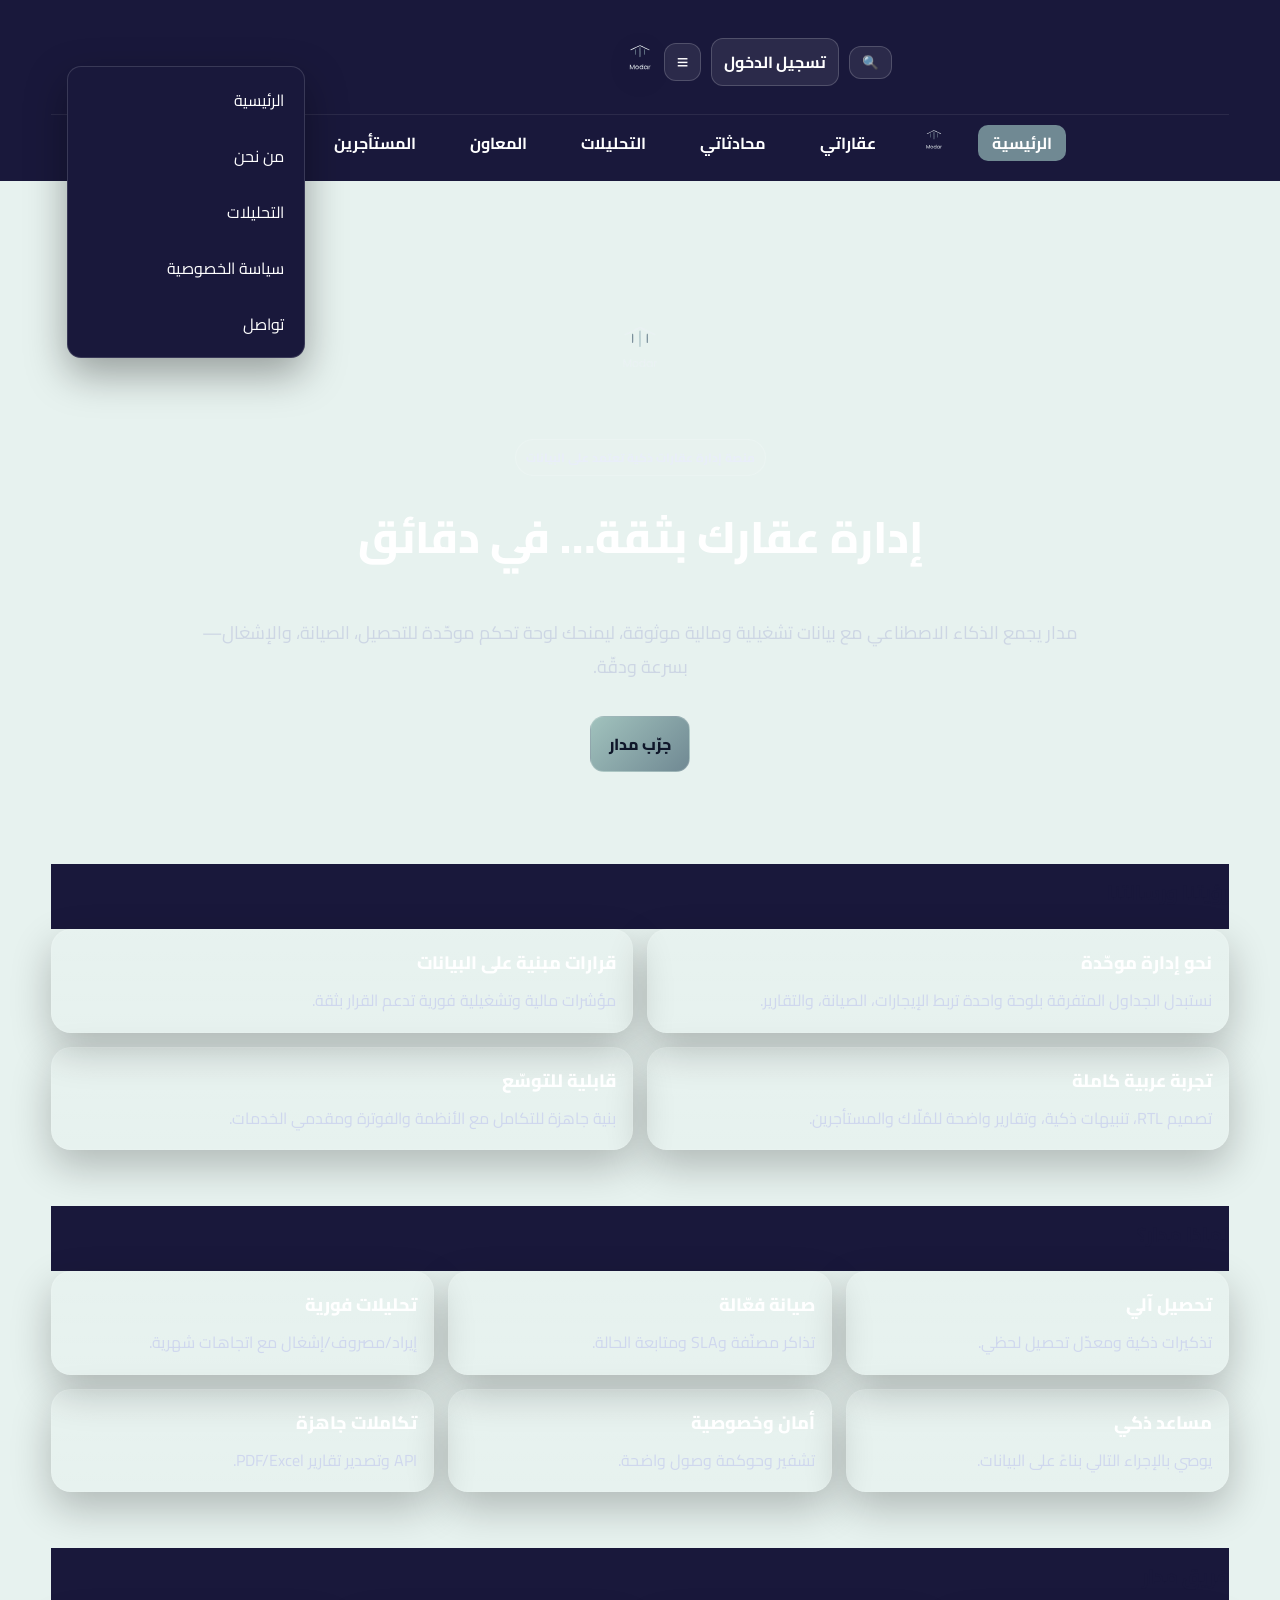
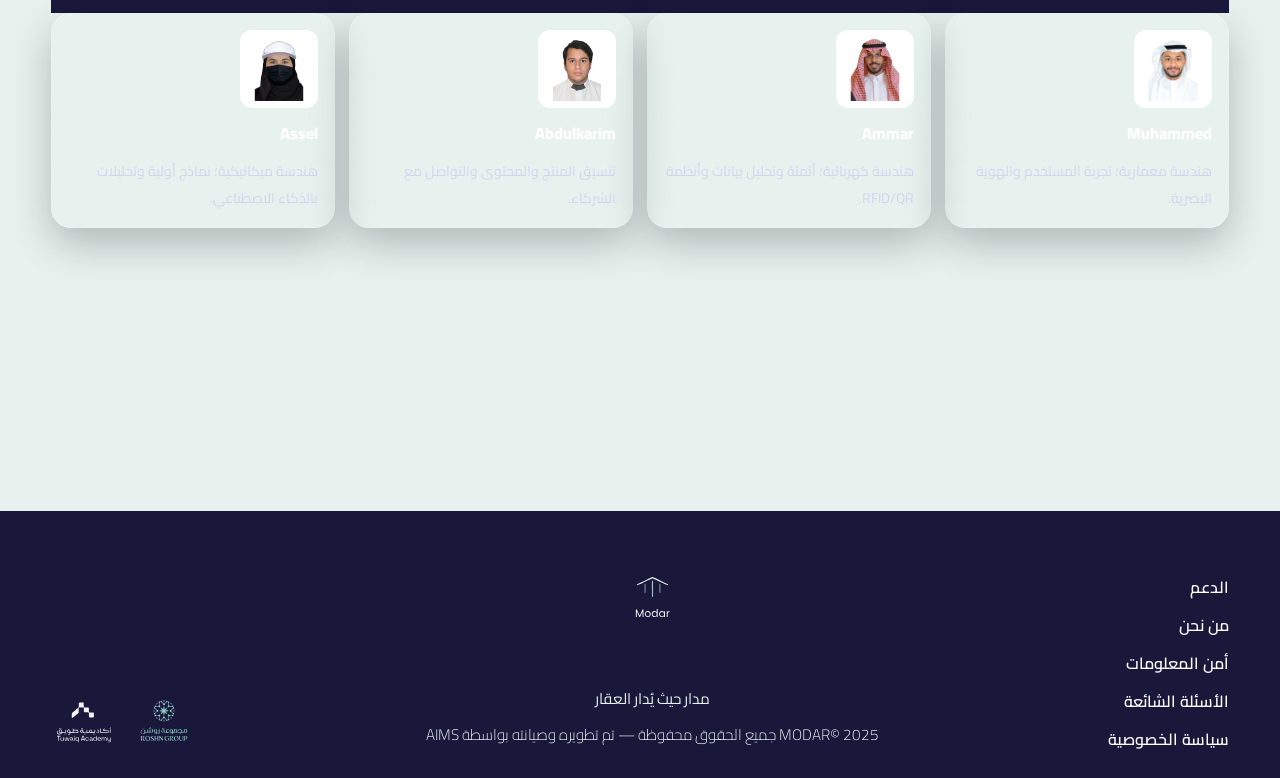
<file: index.html>
<!DOCTYPE html>
<html lang="ar" dir="rtl">
<head>
  <meta charset="UTF-8" />
  <meta name="viewport" content="width=device-width, initial-scale=1.0" />
  <title>Modar | الصفحة الرئيسية</title>
  <link href="https://fonts.googleapis.com/css2?family=Cairo:wght@400;600;800&display=swap" rel="stylesheet">
  <link rel="stylesheet" href="assets/css/style.css?v=modar">
</head>
<body>

<!-- شريط التنقل -->
<header>
  <div class="container header-row">
    <div class="topbar" role="navigation" aria-label="Top utilities">
      <div class="util-right">
        <button class="icon-btn" id="btn-search" aria-label="بحث" title="بحث">🔍</button>
        <a id="btn-login" class="btn-login" href="login.html" title="تسجيل الدخول">تسجيل الدخول</a>
        <button class="icon-btn burger" id="btn-menu" aria-haspopup="true" aria-expanded="false" aria-controls="util-menu" title="القائمة">≡</button>
        <div id="util-menu" class="util-menu" hidden>
          <a href="index.html">الرئيسية</a>
          <a href="about.html">من نحن</a>
          <a href="analytics.html">التحليلات</a>
          <a href="privacy.html">سياسة الخصوصية</a>
          <a href="contact.html">تواصل</a>
        </div>
      </div>
      <a class="brand-center" href="index.html" aria-label="Modar">
        <img class="brand-mark" src="assets/img/svg/logo-2.svg" alt="Modar">
      </a>
    </div>
    <nav class="site-nav">
      <ul>
        <li><a class="active" href="index.html">الرئيسية</a></li>
        <li class="nav-logo">
          <a href="index.html" aria-label="الصفحة الرئيسية">
            <img src="assets/img/svg/logo-2.svg" alt="Modar Logo">
          </a>
        </li>
        <li><a href="properties.html">عقاراتي</a></li>
        <li><a href="chat.html">محادثاتي</a></li>
        <li><a href="analytics.html">التحليلات</a></li>
        <li><a href="assistants.html">المعاون</a></li>
        <li><a href="tenants.html">المستأجرين</a></li>
        <li><a href="maintenance.html">الصيانة</a></li>
      </ul>
    </nav>
  </div>
</header>

<!-- sidebar/drawer removed globally -->

<!-- المحتوى الرئيسي (نسق داكن) -->
<main class="page-wrap">
  <!-- HERO -->
  <section class="container hero-dark reveal-once" aria-label="الافتتاح">
    <img src="assets/img/svg/logo-2.svg" alt="Modar" class="logo-top" />
    <span class="badge-pill">منصة إدارة عقارات ذكية تعتمد على البيانات</span>
    <h1 class="hero-title">إدارة عقارك بثقة… في دقائق</h1>
    <p class="hero-sub">مدار يجمع الذكاء الاصطناعي مع بيانات تشغيلية ومالية موثوقة، ليمنحك لوحة تحكم موحّدة للتحصيل، الصيانة، والإشغال—بسرعة ودقّة.</p>
    <a href="analytics.html" class="btn-gradient">جرّب مدار</a>
  </section>

  <!-- VISION -->
  <section class="container section-dark reveal-once" aria-label="رؤيتنا ورسالتنا">
    <header class="table-head"><h2>رؤيتنا ورسالتنا</h2></header>
    <div class="grid-2">
      <article class="card-dark"><h3>نحو إدارة موحّدة</h3><p>نستبدل الجداول المتفرقة بلوحة واحدة تربط الإيجارات، الصيانة، والتقارير.</p></article>
      <article class="card-dark"><h3>قرارات مبنية على البيانات</h3><p>مؤشرات مالية وتشغيلية فورية تدعم القرار بثقة.</p></article>
      <article class="card-dark"><h3>تجربة عربية كاملة</h3><p>تصميم RTL، تنبيهات ذكية، وتقارير واضحة للمُلّاك والمستأجرين.</p></article>
      <article class="card-dark"><h3>قابلية للتوسّع</h3><p>بنية جاهزة للتكامل مع الأنظمة والفوترة ومقدمي الخدمات.</p></article>
    </div>
  </section>

  <!-- WHY MODAR -->
  <section class="container section-dark reveal-once" id="benefits" aria-label="لماذا مدار؟">
    <header class="table-head"><h2>لماذا مدار؟</h2></header>
    <div class="grid-3">
      <article class="card-dark"><h3>تحصيل آلي</h3><p>تذكيرات ذكية ومعدّل تحصيل لحظي.</p></article>
      <article class="card-dark"><h3>صيانة فعّالة</h3><p>تذاكر مصنّفة وSLA ومتابعة الحالة.</p></article>
      <article class="card-dark"><h3>تحليلات فورية</h3><p>إيراد/مصروف/إشغال مع اتجاهات شهرية.</p></article>
      <article class="card-dark"><h3>مساعد ذكي</h3><p>يوصي بالإجراء التالي بناءً على البيانات.</p></article>
      <article class="card-dark"><h3>أمان وخصوصية</h3><p>تشفير وحوكمة وصول واضحة.</p></article>
      <article class="card-dark"><h3>تكاملات جاهزة</h3><p>API وتصدير تقارير PDF/Excel.</p></article>
    </div>
  </section>

  <!-- TEAM -->
  <section class="container section-dark reveal-once" aria-label="فريق مدار">
    <header class="table-head"><h2>فريق مدار</h2></header>
    <div class="grid-4">
      <article class="team-mini card-dark"><img src="assets/img/svg/Muhammed.svg" alt="Muhammed"><h3>Muhammed</h3><p>هندسة معمارية؛ تجربة المستخدم والهوية البصرية.</p></article>
      <article class="team-mini card-dark"><img src="assets/img/svg/Ammar.svg" alt="Ammar"><h3>Ammar</h3><p>هندسة كهربائية؛ أتمتة وتحليل بيانات وأنظمة RFID/QR.</p></article>
      <article class="team-mini card-dark"><img src="assets/img/svg/Abdulkarim.svg" alt="Abdulkarim"><h3>Abdulkarim</h3><p>تنسيق المنتج والمحتوى والتواصل مع الشركاء.</p></article>
      <article class="team-mini card-dark"><img src="assets/img/svg/Assel.svg" alt="Assel"><h3>Assel</h3><p>هندسة ميكانيكية؛ نماذج أولية وتحليلات بالذكاء الاصطناعي.</p></article>
    </div>
  </section>

  <!-- BOTTOM LOGIN CTA -->
  <section class="container section-dark reveal-once" aria-label="تسجيل الدخول">
    <article class="card-dark center">
      <p class="muted">لديك حساب؟</p>
      <a class="btn-gradient" href="login.html">تسجيل الدخول</a>
    </article>
  </section>

</main>

<!-- الفوتر -->
<footer>
  <div class="footer-container">
    <!-- يسار: شعارات -->
    <div class="footer-left">
      <img src="assets/img/svg/roshn.svg" alt="ROSHN Group">
      <img src="assets/img/svg/tuwaiq.svg" alt="Tuwaiq Academy">
    </div>

    <!-- وسط: شعار ونص -->
    <div class="footer-center">
      <img src="assets/img/svg/logo-2.svg" alt="Modar" class="footer-logo">
      <p>مدار حيث يُدار العقار</p>
      <p class="copy">MODAR© 2025 جميع الحقوق محفوظة — تم تطويره وصيانته بواسطة AIMS</p>
    </div>

    <!-- يمين: روابط (قائمة طولية) -->
    <div class="footer-right">
      <a href="support.html">الدعم</a>
      <a href="about.html">من نحن</a>
      <a href="privacy.html#security">أمن المعلومات</a>
      <a href="privacy.html#faq">الأسئلة الشائعة</a>
      <a href="privacy.html">سياسة الخصوصية</a>
    </div>
  </div>
</footer>

<div id="logout-bar" class="logout-bar" hidden>
  <div class="logout-wrap">
    <span id="login-state">تم تسجيل الدخول</span>
    <button id="btn-logout" class="btn-logout">تسجيل الخروج</button>
  </div>
</div>

<script>
(function(){
  const menuBtn = document.getElementById('btn-menu');
  const menu = document.getElementById('util-menu');
  const loginBtn = document.getElementById('btn-login');
  const logoutBar = document.getElementById('logout-bar');
  const logoutBtn = document.getElementById('btn-logout');
  const stateEl = document.getElementById('login-state');

  function refreshAuth(){
    try{
      const ok = localStorage.getItem('modar-auth') === 'true';
      if (ok){
        if (loginBtn) loginBtn.style.display = 'none';
        if (logoutBar){ logoutBar.hidden = false; stateEl && (stateEl.textContent = 'مرحباً، ' + (localStorage.getItem('modar-user')||'مستخدم')); }
      } else {
        if (loginBtn) loginBtn.style.display = '';
        if (logoutBar) logoutBar.hidden = true;
      }
    }catch(_){}
  }

  refreshAuth();

  if (menuBtn && menu){
    menuBtn.addEventListener('click', ()=>{
      const open = menu.hasAttribute('hidden') ? false : true;
      if (open){ menu.setAttribute('hidden',''); menuBtn.setAttribute('aria-expanded','false'); }
      else { menu.removeAttribute('hidden'); menuBtn.setAttribute('aria-expanded','true'); }
    });
    document.addEventListener('click', (e)=>{ if (menu && !menu.contains(e.target) && e.target !== menuBtn) { menu.setAttribute('hidden',''); menuBtn.setAttribute('aria-expanded','false'); }});
  }

  if (logoutBtn){
    logoutBtn.addEventListener('click', ()=>{
      try{
        localStorage.removeItem('modar-auth');
        localStorage.removeItem('modar-user');
      }catch(_){}
      refreshAuth();
      window.location.href = 'login.html';
    });
  }
})();
</script>

<script src="assets/js/app.js"></script>

<!-- removed side-rail script -->

</body>
</html>
</file>
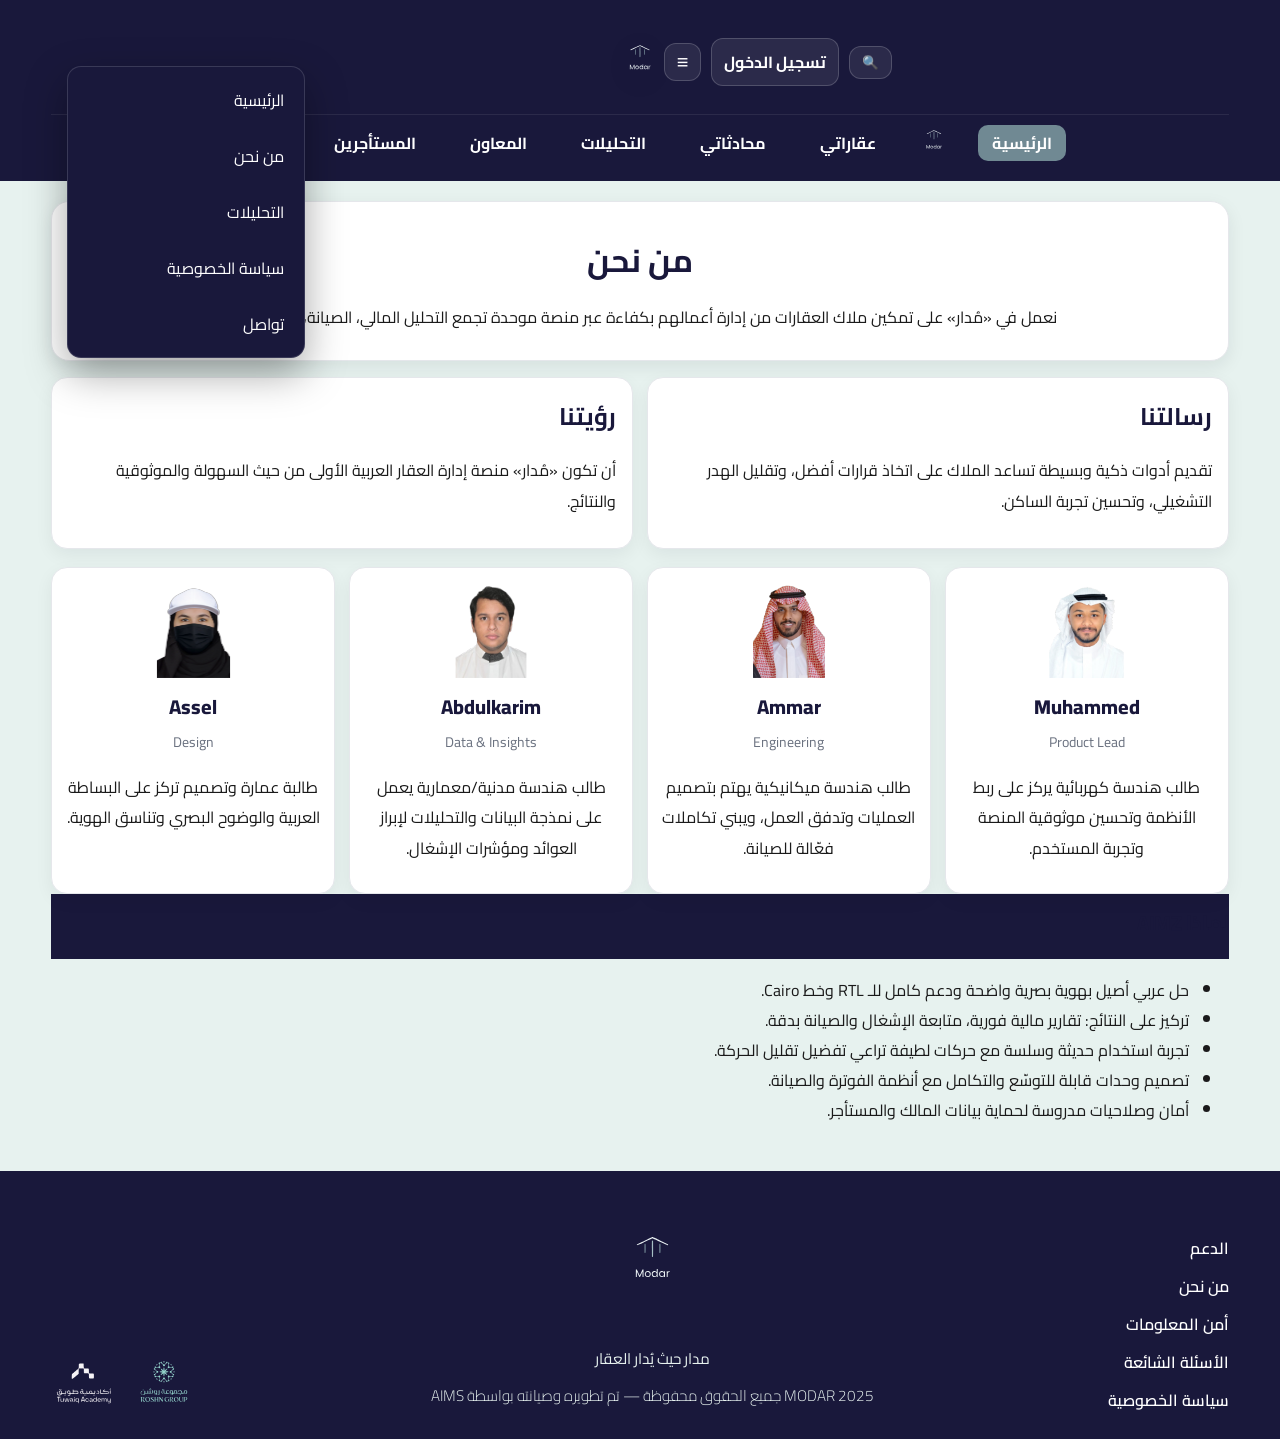
<file: about.html>
<!DOCTYPE html>
<html lang="ar" dir="rtl">
<head><meta charset="UTF-8"><meta name="viewport" content="width=device-width, initial-scale=1.0"><title>Modar | من نحن</title><link href="https://fonts.googleapis.com/css2?family=Cairo:wght@400;600;800&display=swap" rel="stylesheet"><link rel="stylesheet" href="assets/css/style.css?v=22"><link rel="stylesheet" href="assets/css/sidebar.css"></head>
<body>
<header><div class="container header-row"><div class="topbar" role="navigation" aria-label="Top utilities">
  <div class="util-right">
    <button class="icon-btn" id="btn-search" aria-label="بحث" title="بحث">🔍</button>
    <a id="btn-login" class="btn-login" href="login.html" title="تسجيل الدخول">تسجيل الدخول</a>
    <button class="icon-btn burger" id="mdr-burger" aria-haspopup="true" aria-expanded="false" aria-controls="mdr-drawer" title="القائمة">≡</button>
    <div id="util-menu" class="util-menu" hidden>
      <a href="index.html">الرئيسية</a>
      <a href="about.html">من نحن</a>
      <a href="analytics.html">التحليلات</a>
      <a href="privacy.html">سياسة الخصوصية</a>
      <a href="contact.html">تواصل</a>
    </div>
  </div>
  <a class="brand-center" href="index.html" aria-label="Modar">
    <img class="brand-mark" src="assets/img/svg/logo-2.svg" alt="Modar">
  </a>
</div><nav class="site-nav"><ul>
<li><a href="index.html">الرئيسية</a></li>
<li class="nav-logo"><a href="index.html"><img src="assets/img/svg/logo-2.svg" alt="Modar"></a></li>
<li><a href="properties.html">عقاراتي</a></li>
<li><a href="chat.html">محادثاتي</a></li>
<li><a href="analytics.html">التحليلات</a></li>
<li><a href="assistants.html">المعاون</a></li>
<li><a href="tenants.html">المستأجرين</a></li>
<li><a href="maintenance.html">الصيانة</a></li>
</ul></nav></div></header>

<aside id="side-rail" class="side-rail" aria-label="التنقل الجانبي" aria-expanded="false">
  <button id="rail-toggle" class="rail-toggle" aria-controls="rail-links" aria-expanded="false" title="القائمة">
    <span class="rail-ico">≡</span><span class="rail-text">القائمة</span><span class="dot" aria-hidden="true"></span>
  </button>
  <nav id="rail-links" class="rail-links" role="navigation">
    <a href="index.html"><span class="rail-ico">🏠</span><span>الرئيسية</span></a>
    <a href="properties.html"><span class="rail-ico">🏢</span><span>عقاراتي</span></a>
    <a href="chat.html"><span class="rail-ico">💬</span><span>محادثاتي</span></a>
    <a href="analytics.html"><span class="rail-ico">📊</span><span>التحليلات</span></a>
    <a href="assistants.html"><span class="rail-ico">🤖</span><span>المعاون</span></a>
    <a href="tenants.html"><span class="rail-ico">👥</span><span>المستأجرين</span></a>
    <a href="maintenance.html"><span class="rail-ico">🛠️</span><span>الصيانة</span></a>
    <hr style="border-color:rgba(255,255,255,.12)">
    <a href="about.html"><span class="rail-ico">ℹ️</span><span>من نحن</span></a>
    <a href="privacy.html"><span class="rail-ico">🔒</span><span>سياسة الخصوصية</span></a>
    <a href="contact.html"><span class="rail-ico">✉️</span><span>تواصل</span></a>
  </nav>
</aside>

<!-- Right-side Drawer -->
<div id="drawer" class="drawer" hidden>
  <div class="drawer-backdrop" aria-hidden="true"></div>
  <aside class="drawer-panel" role="dialog" aria-modal="true" aria-label="القائمة">
    <nav class="rail-links" role="navigation">
      <a href="index.html">الرئيسية</a>
      <a href="properties.html">عقاراتي</a>
      <a href="chat.html">محادثاتي</a>
      <a href="analytics.html">التحليلات</a>
      <a href="assistants.html">المعاون</a>
      <a href="tenants.html">المستأجرين</a>
      <a href="maintenance.html">الصيانة</a>
      <hr style="border-color:rgba(255,255,255,.12)">
      <a href="about.html">من نحن</a>
      <a href="privacy.html">سياسة الخصوصية</a>
      <a href="contact.html">تواصل</a>
    </nav>
  </aside>
</div>
<main class="page-wrap">
  <div class="container">
    <section class="about-hero" aria-labelledby="about-title">
      <h1 id="about-title">من نحن</h1>
      <p>نعمل في «مُدار» على تمكين ملاك العقارات من إدارة أعمالهم بكفاءة عبر منصة موحدة تجمع التحليل المالي، الصيانة، والمحادثات.</p>
    </section>

    <section class="mv-grid" aria-label="الرسالة والرؤية">
      <article class="mv-card" aria-labelledby="mission-title">
        <h2 id="mission-title">رسالتنا</h2>
        <p>تقديم أدوات ذكية وبسيطة تساعد الملاك على اتخاذ قرارات أفضل، وتقليل الهدر التشغيلي، وتحسين تجربة الساكن.</p>
      </article>
      <article class="mv-card" aria-labelledby="vision-title">
        <h2 id="vision-title">رؤيتنا</h2>
        <p>أن تكون «مُدار» منصة إدارة العقار العربية الأولى من حيث السهولة والموثوقية والنتائج.</p>
      </article>
    </section>

    <section class="team-grid" aria-label="فريق العمل">
      <article class="team-card" aria-labelledby="t1n">
        <img src="assets/img/svg/Muhammed.svg" alt="Muhammed" loading="lazy">
        <h3 id="t1n" class="team-name">Muhammed</h3>
        <p class="team-role">Product Lead</p>
        <p class="team-bio">طالب هندسة كهربائية يركز على ربط الأنظمة وتحسين موثوقية المنصة وتجربة المستخدم.</p>
      </article>
      <article class="team-card" aria-labelledby="t2n">
        <img src="assets/img/svg/Ammar.svg" alt="Ammar" loading="lazy">
        <h3 id="t2n" class="team-name">Ammar</h3>
        <p class="team-role">Engineering</p>
        <p class="team-bio">طالب هندسة ميكانيكية يهتم بتصميم العمليات وتدفق العمل، ويبني تكاملات فعّالة للصيانة.</p>
      </article>
      <article class="team-card" aria-labelledby="t3n">
        <img src="assets/img/svg/Abdulkarim.svg" alt="Abdulkarim" loading="lazy">
        <h3 id="t3n" class="team-name">Abdulkarim</h3>
        <p class="team-role">Data & Insights</p>
        <p class="team-bio">طالب هندسة مدنية/معمارية يعمل على نمذجة البيانات والتحليلات لإبراز العوائد ومؤشرات الإشغال.</p>
      </article>
      <article class="team-card" aria-labelledby="t4n">
        <img src="assets/img/svg/Assel.svg" alt="Assel" loading="lazy">
        <h3 id="t4n" class="team-name">Assel</h3>
        <p class="team-role">Design</p>
        <p class="team-bio">طالبة عمارة وتصميم تركز على البساطة العربية والوضوح البصري وتناسق الهوية.</p>
      </article>
    </section>

    <section class="section" aria-label="لماذا AIMZ">
      <header class="table-head"><h2>لماذا AIMZ</h2></header>
      <ul class="list">
        <li>حل عربي أصيل بهوية بصرية واضحة ودعم كامل للـ RTL وخط Cairo.</li>
        <li>تركيز على النتائج: تقارير مالية فورية، متابعة الإشغال والصيانة بدقة.</li>
        <li>تجربة استخدام حديثة وسلسة مع حركات لطيفة تراعي تفضيل تقليل الحركة.</li>
        <li>تصميم وحدات قابلة للتوسّع والتكامل مع أنظمة الفوترة والصيانة.</li>
        <li>أمان وصلاحيات مدروسة لحماية بيانات المالك والمستأجر.</li>
      </ul>
    </section>
  </div>
  
</main>
<footer> <!-- نفس فوتر index -->
<div class="footer-container"><div class="footer-left"><img src="assets/img/svg/roshn.svg" alt="ROSHN"><img src="assets/img/svg/tuwaiq.svg" alt="Tuwaiq"></div><div class="footer-center"><img src="assets/img/svg/logo-2.svg" alt="Modar" class="footer-logo"><p>مدار حيث يُدار العقار</p><p class="copy">MODAR 2025 جميع الحقوق محفوظة — تم تطويره وصيانته بواسطة AIMS</p></div><div class="footer-right"><a href="support.html">الدعم</a><a href="about.html">من نحن</a><a href="privacy.html#security">أمن المعلومات</a><a href="privacy.html#faq">الأسئلة الشائعة</a><a href="privacy.html">سياسة الخصوصية</a></div></div>
</footer>
<div id="logout-bar" class="logout-bar" hidden>
  <div class="logout-wrap">
    <span id="login-state">تم تسجيل الدخول</span>
    <button id="btn-logout" class="btn-logout">تسجيل الخروج</button>
  </div>
</div>
<script>(function(){
  const menuBtn=document.getElementById('btn-menu');
  const menu=document.getElementById('util-menu');
  const loginBtn=document.getElementById('btn-login');
  const logoutBar=document.getElementById('logout-bar');
  const logoutBtn=document.getElementById('btn-logout');
  const stateEl=document.getElementById('login-state');
  function refreshAuth(){try{const ok=localStorage.getItem('modar-auth')==='true';if(ok){if(loginBtn) loginBtn.style.display='none';if(logoutBar){logoutBar.hidden=false;stateEl&&(stateEl.textContent='مرحباً، '+(localStorage.getItem('modar-user')||'مستخدم'));}}else{if(loginBtn) loginBtn.style.display='';if(logoutBar) logoutBar.hidden=true;}}catch(_){}}
  refreshAuth();
  if(menuBtn&&menu){menuBtn.addEventListener('click',()=>{const open=menu.hasAttribute('hidden')?false:true; if(open){menu.setAttribute('hidden','');menuBtn.setAttribute('aria-expanded','false');}else{menu.removeAttribute('hidden');menuBtn.setAttribute('aria-expanded','true');}});document.addEventListener('click',(e)=>{if(menu&&!menu.contains(e.target)&&e.target!==menuBtn){menu.setAttribute('hidden','');menuBtn.setAttribute('aria-expanded','false');}});} 
  if(logoutBtn){logoutBtn.addEventListener('click',()=>{try{localStorage.removeItem('modar-auth');localStorage.removeItem('modar-user');}catch(_){ } refreshAuth(); window.location.href='login.html';});}
})(); </script>
<div id="modar-sidebar-root"></div>
<script src="assets/js/sidebar.js" defer></script>
<script>
(function(){
  const burger = document.getElementById('btn-menu');
  const drawer = document.getElementById('drawer');
  const backdrop = drawer ? drawer.querySelector('.drawer-backdrop') : null;
  const panel = drawer ? drawer.querySelector('.drawer-panel') : null;
  let lastFocus = null;
  function open(){ if(!drawer) return; drawer.hidden=false; drawer.classList.add('open'); lastFocus=document.activeElement; if(panel){ panel.setAttribute('tabindex','-1'); panel.focus(); } document.body.style.overflow='hidden'; }
  function close(){ if(!drawer) return; drawer.classList.remove('open'); drawer.hidden=true; document.body.style.overflow=''; if(lastFocus&&lastFocus.focus) try{ lastFocus.focus(); }catch(_){} }
  if(burger&&drawer){ burger.addEventListener('click', (e)=>{ e.preventDefault(); open(); }); }
  if(backdrop){ backdrop.addEventListener('click', close); }
  document.addEventListener('keydown', (e)=>{ if(e.key==='Escape'){ close(); } });
})();
</script>
<script src="assets/js/app.js"></script>
<script>
(function(){
  const rail = document.getElementById('side-rail');
  const toggle = document.getElementById('rail-toggle');
  if(!rail || !toggle) return;
  const setOpen = (open)=>{ rail.classList.toggle('expanded', open); rail.setAttribute('aria-expanded', open?'true':'false'); toggle.setAttribute('aria-expanded', open?'true':'false'); };
  let open=false; toggle.addEventListener('click',(e)=>{ e.stopPropagation(); open=!open; setOpen(open); });
  document.addEventListener('click',(e)=>{ if(!rail.contains(e.target)){ open=false; setOpen(false); } });
  document.addEventListener('keydown',(e)=>{ if(e.key==='Escape'){ open=false; setOpen(false); } });
  const links = rail.querySelectorAll('.rail-links a');
  links.forEach(a=>{ const isActive = location.pathname.split('/').pop() === a.getAttribute('href'); if(isActive) a.classList.add('active'); });
})();
</script>
</body></html>
</file>
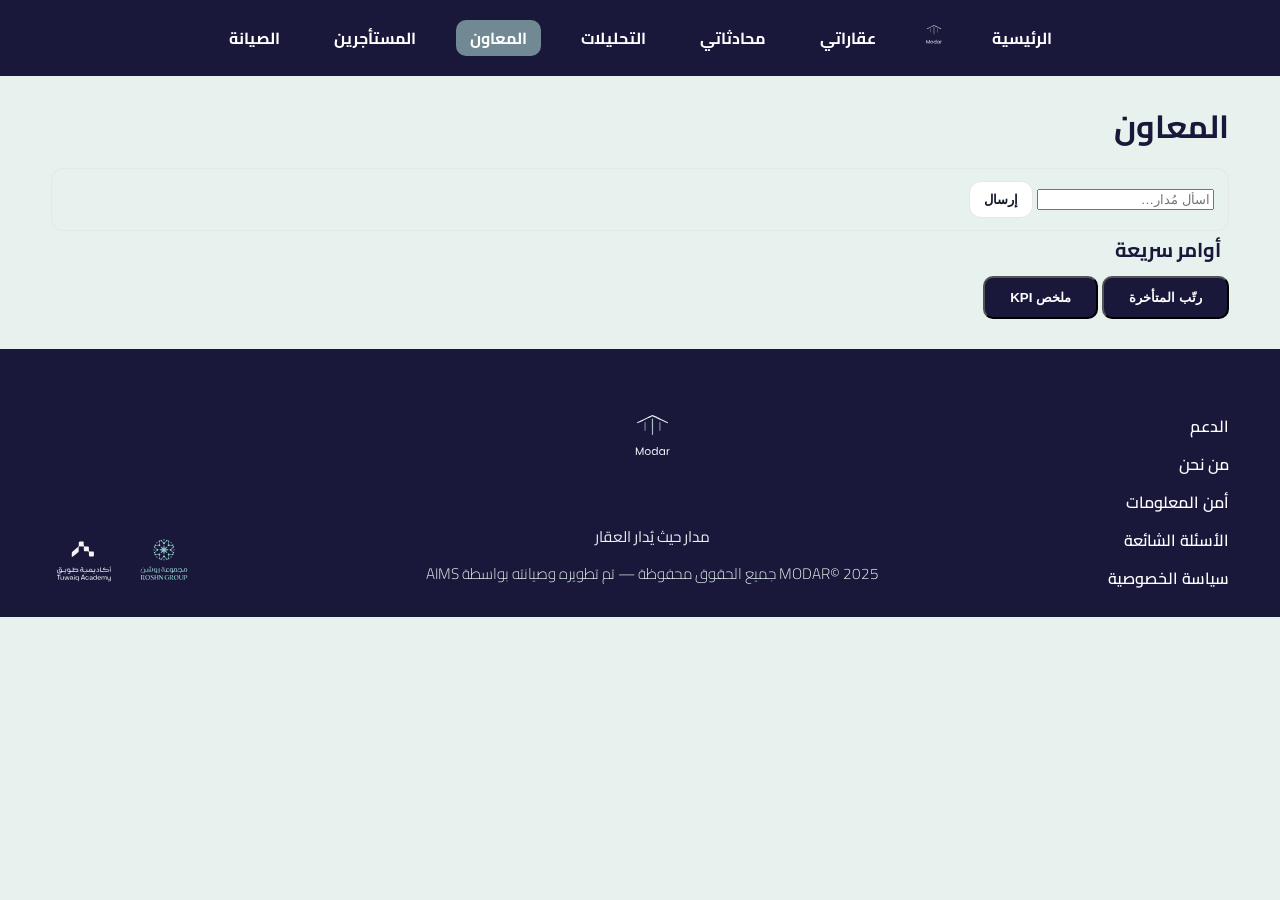
<file: assistants.html>
<!DOCTYPE html>
<html lang="ar" dir="rtl">
<head>
<meta charset="UTF-8" />
<meta name="viewport" content="width=device-width, initial-scale=1.0" />
<title>Modar | المعاون</title>
<link href="https://fonts.googleapis.com/css2?family=Cairo:wght@400;600;800&display=swap" rel="stylesheet">
<link rel="stylesheet" href="assets/css/style.css?v=22">
</head>
<body>
<header>
<div class="container header-row">
<nav class="site-nav">
<ul>
<li><a href="index.html">الرئيسية</a></li>
<li class="nav-logo"><a href="index.html"><img src="assets/img/svg/logo-2.svg" alt="Modar"></a></li>
<li><a href="properties.html">عقاراتي</a></li>
<li><a href="chat.html">محادثاتي</a></li>
<li><a href="analytics.html">التحليلات</a></li>
<li><a class="active" href="assistants.html">المعاون</a></li>
<li><a href="tenants.html">المستأجرين</a></li>
<li><a href="maintenance.html">الصيانة</a></li>
</ul>
</nav>
</div>
</header>
<main class="page-wrap">
<section class="section">
<div class="container">
<h1>المعاون</h1>
<div class="split">
<div class="chat-box">
<div id="chat-log" class="chat-log"></div>
<div class="chat-input">
<input id="q" placeholder="اسأل مُدار…" />
<button class="btn" onclick="send()">إرسال</button>
</div>
</div>
<aside class="side-panel">
<h3>أوامر سريعة</h3>
<div class="quick">
<button class="btn-gray" onclick="ask('رتّب الطلبات حسب المتأخرة')">رتّب المتأخرة</button>
<button class="btn-gray" onclick="ask('ملخص KPI')">ملخص KPI</button>
</div>
</aside>
</div>
</div>
</section>
</main>
<footer> <!-- نفس فوتر index -->
<div class="footer-container">
<div class="footer-left"><img src="assets/img/svg/roshn.svg" alt="ROSHN"><img src="assets/img/svg/tuwaiq.svg" alt="Tuwaiq"></div>
<div class="footer-center"><img src="assets/img/svg/logo-2.svg" alt="Modar" class="footer-logo"><p>مدار حيث يُدار العقار</p><p class="copy">MODAR© 2025 جميع الحقوق محفوظة — تم تطويره وصيانته بواسطة AIMS</p></div>
<div class="footer-right"><a href="support.html">الدعم</a><a href="about.html">من نحن</a><a href="privacy.html#security">أمن المعلومات</a><a href="privacy.html#faq">الأسئلة الشائعة</a><a href="privacy.html">سياسة الخصوصية</a></div>
</div>
</footer>
<script>function send(){const i=document.getElementById('q'); if(!i.value.trim()) return; ask(i.value); i.value='';}
function ask(t){const log=document.getElementById('chat-log'); const me=document.createElement('div'); me.className='bubble me'; me.textContent=t; log.appendChild(me); const bot=document.createElement('div'); bot.className='bubble bot'; bot.textContent='(رد تجريبي) سيتم لاحقًا ربطه بالمساعد.'; log.appendChild(bot); log.scrollTop=log.scrollHeight;}
</script>
</body>
</html>
</file>
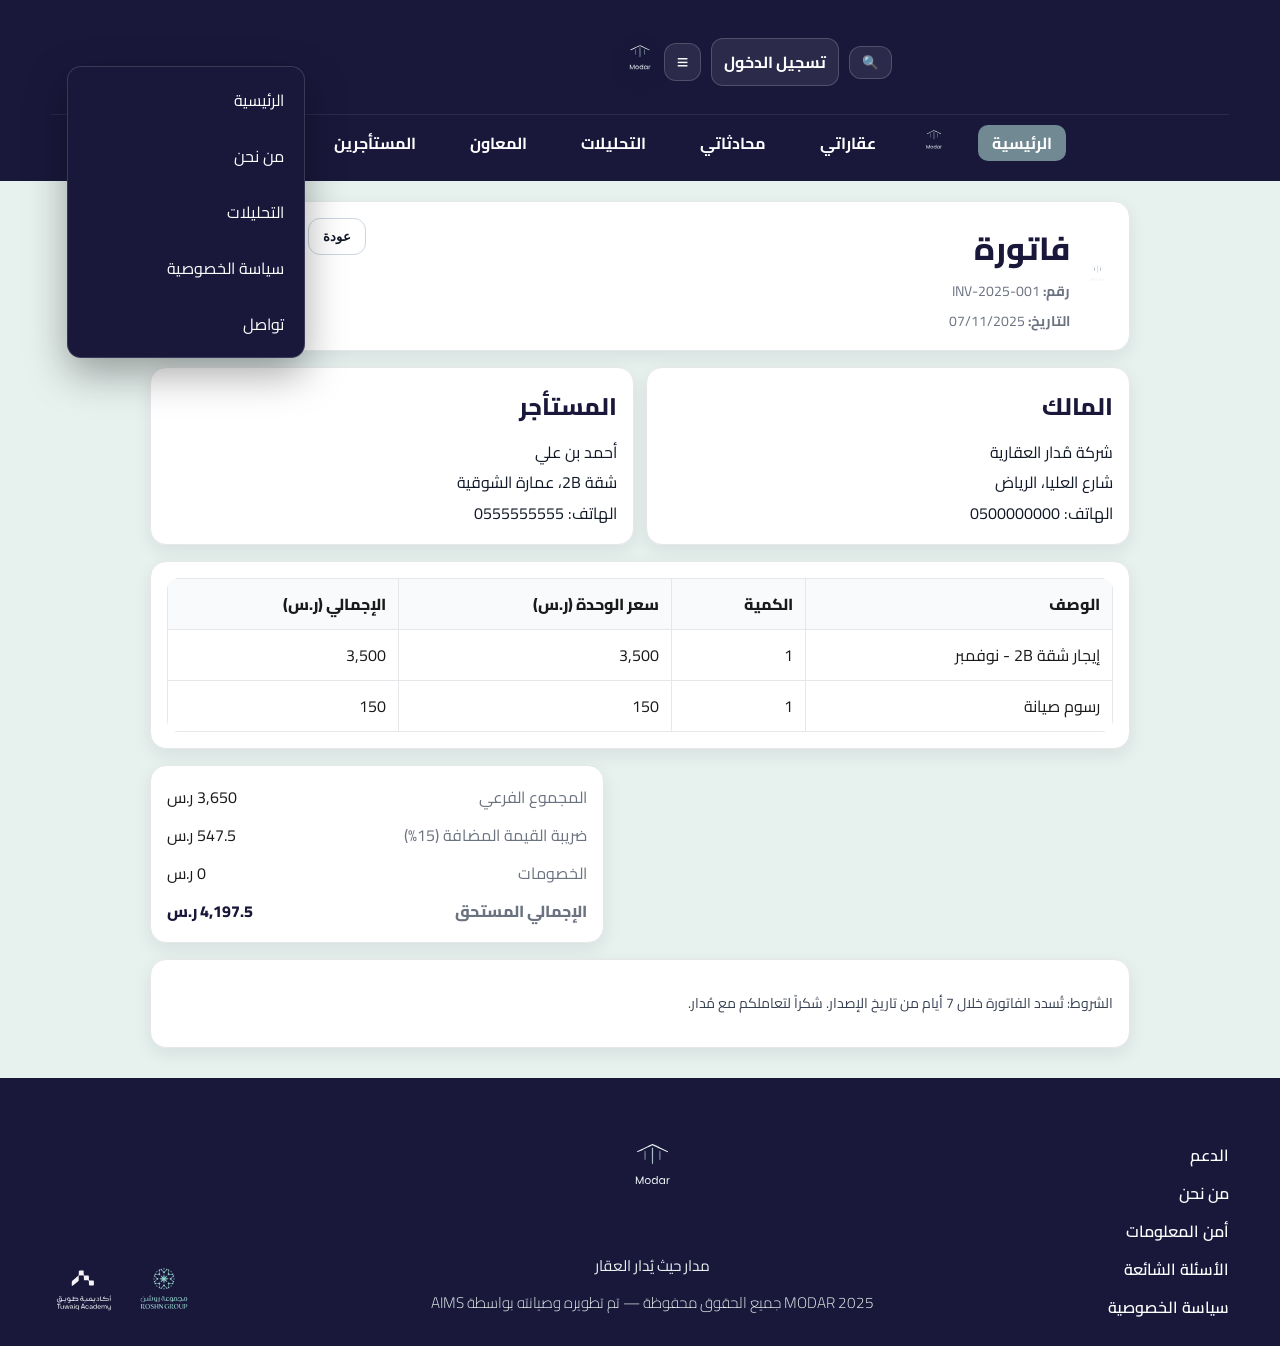
<file: bills.html>
<!DOCTYPE html>
<html lang="ar" dir="rtl">
<head><meta charset="UTF-8"><meta name="viewport" content="width=device-width, initial-scale=1.0"><title>Modar | الفواتير</title><link href="https://fonts.googleapis.com/css2?family=Cairo:wght@400;600;800&display=swap" rel="stylesheet"><link rel="stylesheet" href="assets/css/style.css?v=modar"><link rel="stylesheet" href="assets/css/sidebar.css"></head>

<body>
<header><div class="container header-row"><div class="topbar" role="navigation" aria-label="Top utilities">
  <div class="util-right">
    <button class="icon-btn" id="btn-search" aria-label="بحث" title="بحث">🔍</button>
    <a id="btn-login" class="btn-login" href="login.html" title="تسجيل الدخول">تسجيل الدخول</a>
    <button class="icon-btn burger" id="mdr-burger" aria-haspopup="true" aria-expanded="false" aria-controls="mdr-drawer" title="القائمة">≡</button>
    <div id="util-menu" class="util-menu" hidden>
      <a href="index.html">الرئيسية</a>
      <a href="about.html">من نحن</a>
      <a href="analytics.html">التحليلات</a>
      <a href="privacy.html">سياسة الخصوصية</a>
      <a href="contact.html">تواصل</a>
    </div>
  </div>
  <a class="brand-center" href="index.html" aria-label="Modar">
    <img class="brand-mark" src="assets/img/svg/logo-2.svg" alt="Modar">
  </a>
</div><nav class="site-nav"><ul>

<li><a href="index.html">الرئيسية</a></li>
<li class="nav-logo"><a href="index.html"><img src="assets/img/svg/logo-2.svg" alt="Modar"></a></li>
<li><a href="properties.html">عقاراتي</a></li>
<li><a href="chat.html">محادثاتي</a></li>
<li><a href="analytics.html">التحليلات</a></li>
<li><a href="assistants.html">المعاون</a></li>
<li><a href="tenants.html">المستأجرين</a></li>
<li><a href="maintenance.html">الصيانة</a></li>
</ul></nav></div></header>

<aside id="side-rail" class="side-rail" aria-label="التنقل الجانبي" aria-expanded="false">
  <button id="rail-toggle" class="rail-toggle" aria-controls="rail-links" aria-expanded="false" title="القائمة">
    <span class="rail-ico">≡</span><span class="rail-text">القائمة</span><span class="dot" aria-hidden="true"></span>
  </button>
  <nav id="rail-links" class="rail-links" role="navigation">
    <a href="index.html"><span class="rail-ico">🏠</span><span>الرئيسية</span></a>
    <a href="properties.html"><span class="rail-ico">🏢</span><span>عقاراتي</span></a>
    <a href="chat.html"><span class="rail-ico">💬</span><span>محادثاتي</span></a>
    <a href="analytics.html"><span class="rail-ico">📊</span><span>التحليلات</span></a>
    <a href="assistants.html"><span class="rail-ico">🤖</span><span>المعاون</span></a>
    <a href="tenants.html"><span class="rail-ico">👥</span><span>المستأجرين</span></a>
    <a href="maintenance.html"><span class="rail-ico">🛠️</span><span>الصيانة</span></a>
    <hr style="border-color:rgba(255,255,255,.12)">
    <a href="about.html"><span class="rail-ico">ℹ️</span><span>من نحن</span></a>
    <a href="privacy.html"><span class="rail-ico">🔒</span><span>سياسة الخصوصية</span></a>
    <a href="contact.html"><span class="rail-ico">✉️</span><span>تواصل</span></a>
  </nav>
</aside>
<!-- Right-side Drawer -->
<div id="drawer" class="drawer" hidden>
  <div class="drawer-backdrop" aria-hidden="true"></div>
  <aside class="drawer-panel" role="dialog" aria-modal="true" aria-label="القائمة">
    <nav class="rail-links" role="navigation">
      <a href="index.html">الرئيسية</a>
      <a href="properties.html">عقاراتي</a>
      <a href="chat.html">محادثاتي</a>
      <a href="analytics.html">التحليلات</a>
      <a href="assistants.html">المعاون</a>
      <a href="tenants.html">المستأجرين</a>
      <a href="maintenance.html">الصيانة</a>
      <hr style="border-color:rgba(255,255,255,.12)">
      <a href="about.html">من نحن</a>
      <a href="privacy.html">سياسة الخصوصية</a>
      <a href="contact.html">تواصل</a>
    </nav>
  </aside>
</div>
<main class="page-wrap">
  <div class="invoice">
    <!-- Print-only compact head -->
    <div class="invoice-print-head" style="display:none">
      <img src="assets/img/svg/logo-2.svg" alt="Modar" class="invoice-logo">
      <div class="invoice-meta"><div>فاتورة</div><div>رقم: INV-2025-001</div><div>التاريخ: 07/11/2025</div></div>
    </div>

    <!-- Visible header block -->
    <section class="invoice-header reveal-once" aria-label="رأس الفاتورة">
      <div style="display:flex; align-items:center; gap:12px">
        <img src="assets/img/svg/logo-2.svg" alt="Modar" class="invoice-logo">
        <div>
          <h1 class="invoice-title">فاتورة</h1>
          <div class="invoice-meta">
            <div><b>رقم:</b> INV-2025-001</div>
            <div><b>التاريخ:</b> 07/11/2025</div>
          </div>
        </div>
      </div>
      <div class="invoice-actions">
        <button class="btn btn-outline" onclick="history.back()">عودة</button>
        <button class="btn btn-primary btn-print" data-print="true" aria-label="طباعة الفاتورة">طباعة الفاتورة</button>
      </div>
    </section>

    <!-- Parties -->
    <section class="invoice-row">
      <article class="invoice-card reveal-once" aria-labelledby="owner-title">
        <h2 id="owner-title" class="party-title">المالك</h2>
        <p class="party-lines">شركة مُدار العقارية<br>شارع العليا، الرياض<br>الهاتف: 0500000000</p>
      </article>
      <article class="invoice-card reveal-once" aria-labelledby="tenant-title">
        <h2 id="tenant-title" class="party-title">المستأجر</h2>
        <p class="party-lines">أحمد بن علي<br>شقة 2B، عمارة الشوقية<br>الهاتف: 0555555555</p>
      </article>
    </section>

    <!-- Line items -->
    <section class="invoice-card reveal-once" aria-label="تفاصيل الفاتورة">
      <div class="table-wrap">
        <table class="invoice-table" id="tbl-invoice">
          <thead>
            <tr>
              <th scope="col">الوصف</th>
              <th scope="col">الكمية</th>
              <th scope="col">سعر الوحدة (ر.س)</th>
              <th scope="col">الإجمالي (ر.س)</th>
            </tr>
          </thead>
          <tbody>
            <tr>
              <td>إيجار شقة 2B - نوفمبر</td>
              <td>1</td>
              <td>3,500</td>
              <td>3,500</td>
            </tr>
            <tr>
              <td>رسوم صيانة</td>
              <td>1</td>
              <td>150</td>
              <td>150</td>
            </tr>
          </tbody>
        </table>
      </div>
    </section>

    <!-- Summary -->
    <section class="invoice-card invoice-summary reveal-once" aria-label="ملخص الفاتورة">
      <ul class="summary-list">
        <li class="summary-row"><span class="label">المجموع الفرعي</span><span class="val">3,650 ر.س</span></li>
        <li class="summary-row"><span class="label">ضريبة القيمة المضافة (15%)</span><span class="val">547.5 ر.س</span></li>
        <li class="summary-row"><span class="label">الخصومات</span><span class="val">0 ر.س</span></li>
        <li class="summary-row total"><span class="label"><th scope="row" style="display:inline">الإجمالي المستحق</th></span><span class="val">4,197.5 ر.س</span></li>
      </ul>
    </section>

    <!-- Notes -->
    <section class="invoice-card reveal-once" aria-label="ملاحظات وشروط">
      <p class="invoice-notes">الشروط: تُسدد الفاتورة خلال 7 أيام من تاريخ الإصدار. شكراً لتعاملكم مع مُدار.</p>
    </section>
  </div>
</main>

<footer> <!-- نفس فوتر index -->
<div class="footer-container"><div class="footer-left"><img src="assets/img/svg/roshn.svg" alt="ROSHN"><img src="assets/img/svg/tuwaiq.svg" alt="Tuwaiq"></div><div class="footer-center"><img src="assets/img/svg/logo-2.svg" alt="Modar" class="footer-logo"><p>مدار حيث يُدار العقار</p><p class="copy">MODAR 2025 جميع الحقوق محفوظة — تم تطويره وصيانته بواسطة AIMS</p></div><div class="footer-right"><a href="support.html">الدعم</a><a href="about.html">من نحن</a><a href="privacy.html#security">أمن المعلومات</a><a href="privacy.html#faq">الأسئلة الشائعة</a><a href="privacy.html">سياسة الخصوصية</a></div></div>
</footer>
<div id="logout-bar" class="logout-bar" hidden>
  <div class="logout-wrap">
    <span id="login-state">تم تسجيل الدخول</span>
    <button id="btn-logout" class="btn-logout">تسجيل الخروج</button>
  </div>
</div>
<script>(function(){
  const menuBtn=document.getElementById('btn-menu');
  const menu=document.getElementById('util-menu');
  const loginBtn=document.getElementById('btn-login');
  const logoutBar=document.getElementById('logout-bar');
  const logoutBtn=document.getElementById('btn-logout');
  const stateEl=document.getElementById('login-state');
  function refreshAuth(){try{const ok=localStorage.getItem('modar-auth')==='true';if(ok){if(loginBtn) loginBtn.style.display='none';if(logoutBar){logoutBar.hidden=false;stateEl&&(stateEl.textContent='مرحباً، '+(localStorage.getItem('modar-user')||'مستخدم'));}}else{if(loginBtn) loginBtn.style.display='';if(logoutBar) logoutBar.hidden=true;}}catch(_){}}
  refreshAuth();
  if(menuBtn&&menu){menuBtn.addEventListener('click',()=>{const open=menu.hasAttribute('hidden')?false:true; if(open){menu.setAttribute('hidden','');menuBtn.setAttribute('aria-expanded','false');}else{menu.removeAttribute('hidden');menuBtn.setAttribute('aria-expanded','true');}});document.addEventListener('click',(e)=>{if(menu&&!menu.contains(e.target)&&e.target!==menuBtn){menu.setAttribute('hidden','');menuBtn.setAttribute('aria-expanded','false');}});} 
  if(logoutBtn){logoutBtn.addEventListener('click',()=>{try{localStorage.removeItem('modar-auth');localStorage.removeItem('modar-user');}catch(_){ } refreshAuth(); window.location.href='login.html';});}
})();</script>
<script src="assets/js/app.js"></script>
<div id="modar-sidebar-root"></div>
<script src="assets/js/sidebar.js" defer></script>
<script>
(function(){
  const burger = document.getElementById('btn-menu');
  const drawer = document.getElementById('drawer');
  const backdrop = drawer ? drawer.querySelector('.drawer-backdrop') : null;
  const panel = drawer ? drawer.querySelector('.drawer-panel') : null;
  let lastFocus = null;
  function open(){ if(!drawer) return; drawer.hidden=false; drawer.classList.add('open'); lastFocus=document.activeElement; if(panel){ panel.setAttribute('tabindex','-1'); panel.focus(); } document.body.style.overflow='hidden'; }
  function close(){ if(!drawer) return; drawer.classList.remove('open'); drawer.hidden=true; document.body.style.overflow=''; if(lastFocus&&lastFocus.focus) try{ lastFocus.focus(); }catch(_){} }
  if(burger&&drawer){ burger.addEventListener('click', (e)=>{ e.preventDefault(); open(); }); }
  if(backdrop){ backdrop.addEventListener('click', close); }
  document.addEventListener('keydown', (e)=>{ if(e.key==='Escape'){ close(); } });
})();
</script>
<script>
(function(){
  const rail = document.getElementById('side-rail');
  const toggle = document.getElementById('rail-toggle');
  if(!rail || !toggle) return;
  const setOpen = (open)=>{ rail.classList.toggle('expanded', open); rail.setAttribute('aria-expanded', open?'true':'false'); toggle.setAttribute('aria-expanded', open?'true':'false'); };
  let open=false; toggle.addEventListener('click',(e)=>{ e.stopPropagation(); open=!open; setOpen(open); });
  document.addEventListener('click',(e)=>{ if(!rail.contains(e.target)){ open=false; setOpen(false); } });
  document.addEventListener('keydown',(e)=>{ if(e.key==='Escape'){ open=false; setOpen(false); } });
  const links = rail.querySelectorAll('.rail-links a');
  links.forEach(a=>{ const isActive = location.pathname.split('/').pop() === a.getAttribute('href'); if(isActive) a.classList.add('active'); });
})();
</script>
</body></html>
</file>
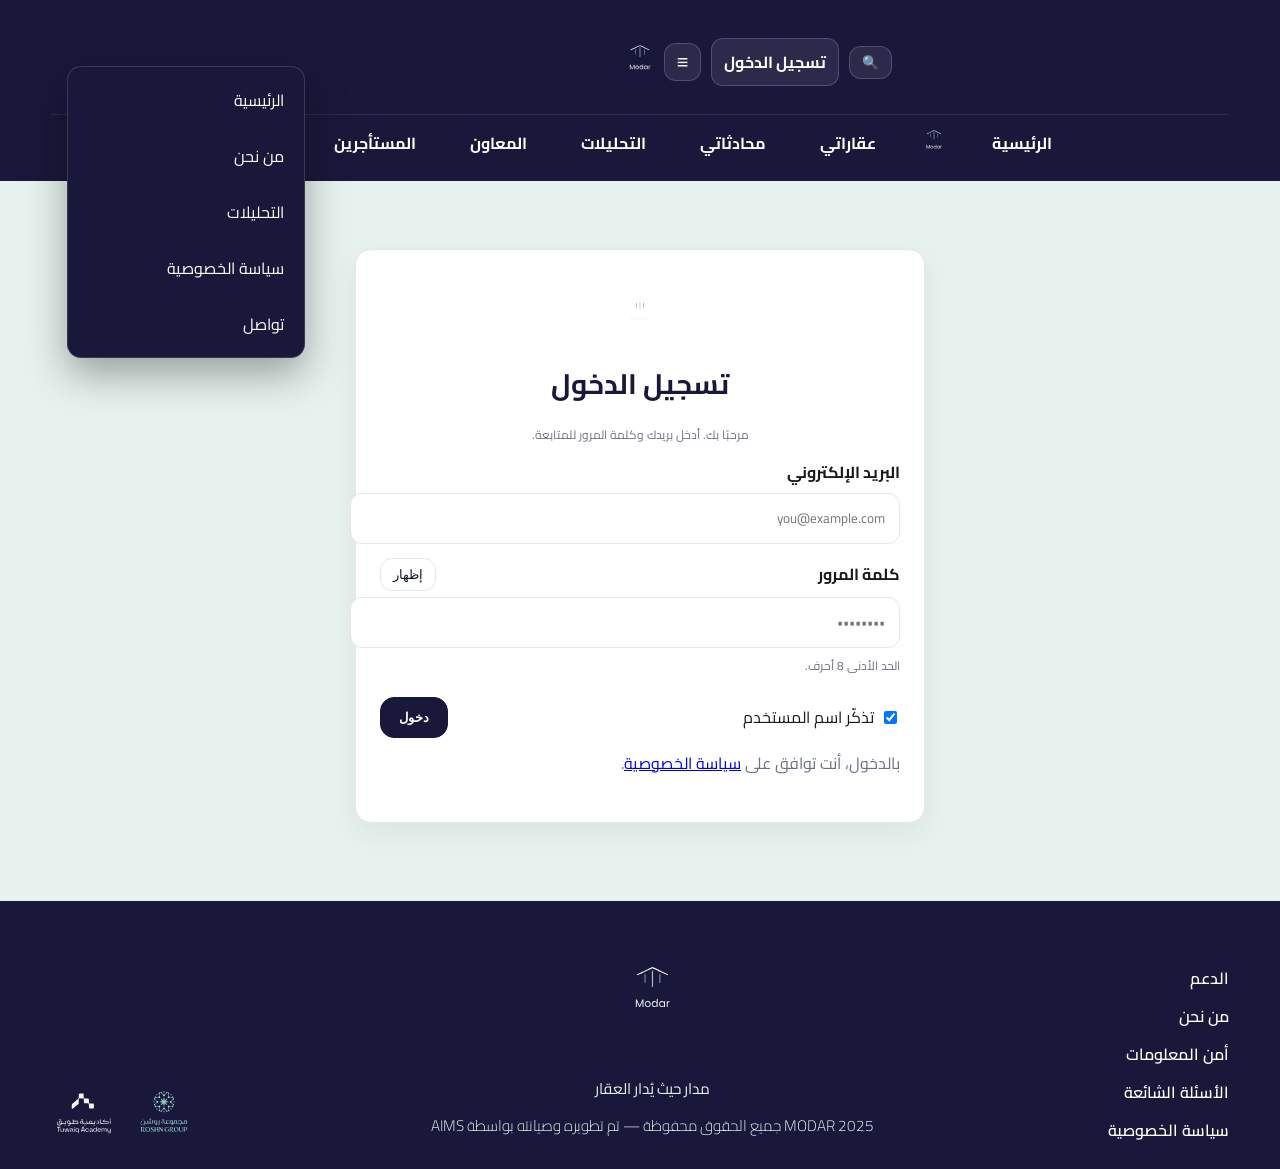
<file: login.html>
<!DOCTYPE html>
<html lang="ar" dir="rtl">
<head>
<meta charset="UTF-8" />
<meta name="viewport" content="width=device-width, initial-scale=1.0" />
<title>Modar | تسجيل الدخول</title>
<link href="https://fonts.googleapis.com/css2?family=Cairo:wght@400;600;800&display=swap" rel="stylesheet">
<link rel="stylesheet" href="assets/css/style.css?v=22">
<link rel="stylesheet" href="assets/css/sidebar.css">
<link rel="stylesheet" href="assets/css/login.css?v=1">
</head>
<body>
<header>
<div class="container header-row">
<div class="topbar" role="navigation" aria-label="Top utilities">
  <div class="util-right">
    <button class="icon-btn" id="btn-search" aria-label="بحث" title="بحث">🔍</button>
    <a id="btn-login" class="btn-login" href="login.html" title="تسجيل الدخول">تسجيل الدخول</a>
    <button class="icon-btn burger" id="mdr-burger" aria-haspopup="true" aria-expanded="false" aria-controls="mdr-drawer" title="القائمة">≡</button>
    <div id="util-menu" class="util-menu" hidden>
      <a href="index.html">الرئيسية</a>
      <a href="about.html">من نحن</a>
      <a href="analytics.html">التحليلات</a>
      <a href="privacy.html">سياسة الخصوصية</a>
      <a href="contact.html">تواصل</a>
    </div>
  </div>
  <a class="brand-center" href="index.html" aria-label="Modar">
    <img class="brand-mark" src="assets/img/svg/logo-2.svg" alt="Modar">
  </a>
</div>
<nav class="site-nav">
<ul>
<li><a href="index.html">الرئيسية</a></li>
<li class="nav-logo"><a href="index.html"><img src="assets/img/svg/logo-2.svg" alt="Modar"></a></li>
<li><a href="properties.html">عقاراتي</a></li>
<li><a href="chat.html">محادثاتي</a></li>
<li><a href="analytics.html">التحليلات</a></li>
<li><a href="assistants.html">المعاون</a></li>
<li><a href="tenants.html">المستأجرين</a></li>
<li><a href="maintenance.html">الصيانة</a></li>
</ul>
</nav>
</div>
</header>

<aside id="side-rail" class="side-rail" aria-label="التنقل الجانبي" aria-expanded="false">
  <button id="rail-toggle" class="rail-toggle" aria-controls="rail-links" aria-expanded="false" title="القائمة">
    <span class="rail-ico">≡</span><span class="rail-text">القائمة</span><span class="dot" aria-hidden="true"></span>
  </button>
  <nav id="rail-links" class="rail-links" role="navigation">
    <a href="index.html"><span class="rail-ico">🏠</span><span>الرئيسية</span></a>
    <a href="properties.html"><span class="rail-ico">🏢</span><span>عقاراتي</span></a>
    <a href="chat.html"><span class="rail-ico">💬</span><span>محادثاتي</span></a>
    <a href="analytics.html"><span class="rail-ico">📊</span><span>التحليلات</span></a>
    <a href="assistants.html"><span class="rail-ico">🤖</span><span>المعاون</span></a>
    <a href="tenants.html"><span class="rail-ico">👥</span><span>المستأجرين</span></a>
    <a href="maintenance.html"><span class="rail-ico">🛠️</span><span>الصيانة</span></a>
    <hr style="border-color:rgba(255,255,255,.12)">
    <a href="about.html"><span class="rail-ico">ℹ️</span><span>من نحن</span></a>
    <a href="privacy.html"><span class="rail-ico">🔒</span><span>سياسة الخصوصية</span></a>
    <a href="contact.html"><span class="rail-ico">✉️</span><span>تواصل</span></a>
  </nav>
</aside>
<main class="page-wrap">
  <section class="auth-wrap">
    <div class="auth-card" role="region" aria-labelledby="auth-title">
      <img src="assets/img/svg/logo-2.svg" alt="شعار مدار" class="auth-logo">
      <h1 id="auth-title" style="text-align:center">تسجيل الدخول</h1>
      <p class="help" style="text-align:center;margin:0 0 8px">مرحبًا بك. أدخل بريدك وكلمة المرور للمتابعة.</p>

      <div id="alert" class="error" role="alert" aria-live="polite"></div>

      <form id="login-form" class="form-grid" novalidate>
        <div class="field">
          <label for="email">البريد الإلكتروني</label>
          <input id="email" name="email" type="email" class="input" placeholder="you@example.com" autocomplete="username" required>
          <div id="err-email" class="error" role="alert" aria-live="polite"></div>
        </div>
        <div class="field">
          <div class="row" style="width:100%">
            <label for="password">كلمة المرور</label>
            <button type="button" id="togglePass" class="btn-ghost" aria-pressed="false" aria-controls="password">إظهار</button>
          </div>
          <input id="password" name="password" type="password" class="input" placeholder="••••••••" minlength="8" autocomplete="current-password" required>
          <span class="help">الحد الأدنى 8 أحرف.</span>
          <div id="err-password" class="error" role="alert" aria-live="polite"></div>
        </div>
        <div class="actions">
          <label class="row" style="gap:6px">
            <input id="remember" type="checkbox" checked>
            <span>تذكّر اسم المستخدم</span>
          </label>
          <button class="btn-primary" type="submit">دخول</button>
        </div>
      </form>
      <p class="muted" style="margin-top:10px">بالدخول، أنت توافق على <a href="privacy.html">سياسة الخصوصية</a>.</p>
    </div>
  </section>
</main>
<footer>
<div class="footer-container">
<div class="footer-left"><img src="assets/img/svg/roshn.svg" alt="ROSHN"><img src="assets/img/svg/tuwaiq.svg" alt="Tuwaiq"></div>
<div class="footer-center"><img src="assets/img/svg/logo-2.svg" alt="Modar" class="footer-logo"><p>مدار حيث يُدار العقار</p><p class="copy">MODAR 2025 جميع الحقوق محفوظة — تم تطويره وصيانته بواسطة AIMS</p></div>
<div class="footer-right"><a href="support.html">الدعم</a><a href="about.html">من نحن</a><a href="privacy.html#security">أمن المعلومات</a><a href="privacy.html#faq">الأسئلة الشائعة</a><a href="privacy.html">سياسة الخصوصية</a></div>
</div>
</footer>
<div id="logout-bar" class="logout-bar" hidden>
  <div class="logout-wrap">
    <span id="login-state">تم تسجيل الدخول</span>
    <button id="btn-logout" class="btn-logout">تسجيل الخروج</button>
  </div>
</div>
<script>(function(){
  const menuBtn=document.getElementById('btn-menu');
  const menu=document.getElementById('util-menu');
  const loginBtn=document.getElementById('btn-login');
  const logoutBar=document.getElementById('logout-bar');
  const logoutBtn=document.getElementById('btn-logout');
  const stateEl=document.getElementById('login-state');
  function refreshAuth(){try{const ok=localStorage.getItem('modar-auth')==='true';if(ok){if(loginBtn) loginBtn.style.display='none';if(logoutBar){logoutBar.hidden=false;stateEl&&(stateEl.textContent='مرحباً، '+(localStorage.getItem('modar-user')||'مستخدم'));}}else{if(loginBtn) loginBtn.style.display='';if(logoutBar) logoutBar.hidden=true;}}catch(_){}}
  refreshAuth();
  if(menuBtn&&menu){menuBtn.addEventListener('click',()=>{const open=menu.hasAttribute('hidden')?false:true; if(open){menu.setAttribute('hidden','');menuBtn.setAttribute('aria-expanded','false');}else{menu.removeAttribute('hidden');menuBtn.setAttribute('aria-expanded','true');}});document.addEventListener('click',(e)=>{if(menu&&!menu.contains(e.target)&&e.target!==menuBtn){menu.setAttribute('hidden','');menuBtn.setAttribute('aria-expanded','false');}});} 
  if(logoutBtn){logoutBtn.addEventListener('click',()=>{try{localStorage.removeItem('modar-auth');localStorage.removeItem('modar-user');}catch(_){ } refreshAuth(); window.location.href='login.html';});}
})();</script>
<script src="assets/js/login.js?v=1"></script>
<div id="modar-sidebar-root"></div>
<script src="assets/js/sidebar.js" defer></script>
<script>
(function(){
  const rail = document.getElementById('side-rail');
  const toggle = document.getElementById('rail-toggle');
  if(!rail || !toggle) return;
  const setOpen = (open)=>{ rail.classList.toggle('expanded', open); rail.setAttribute('aria-expanded', open?'true':'false'); toggle.setAttribute('aria-expanded', open?'true':'false'); };
  let open=false; toggle.addEventListener('click',(e)=>{ e.stopPropagation(); open=!open; setOpen(open); });
  document.addEventListener('click',(e)=>{ if(!rail.contains(e.target)){ open=false; setOpen(false); } });
  document.addEventListener('keydown',(e)=>{ if(e.key==='Escape'){ open=false; setOpen(false); } });
  const links = rail.querySelectorAll('.rail-links a');
  links.forEach(a=>{ const isActive = location.pathname.split('/').pop() === a.getAttribute('href'); if(isActive) a.classList.add('active'); });
})();
</script>
</body>
</html>
</file>
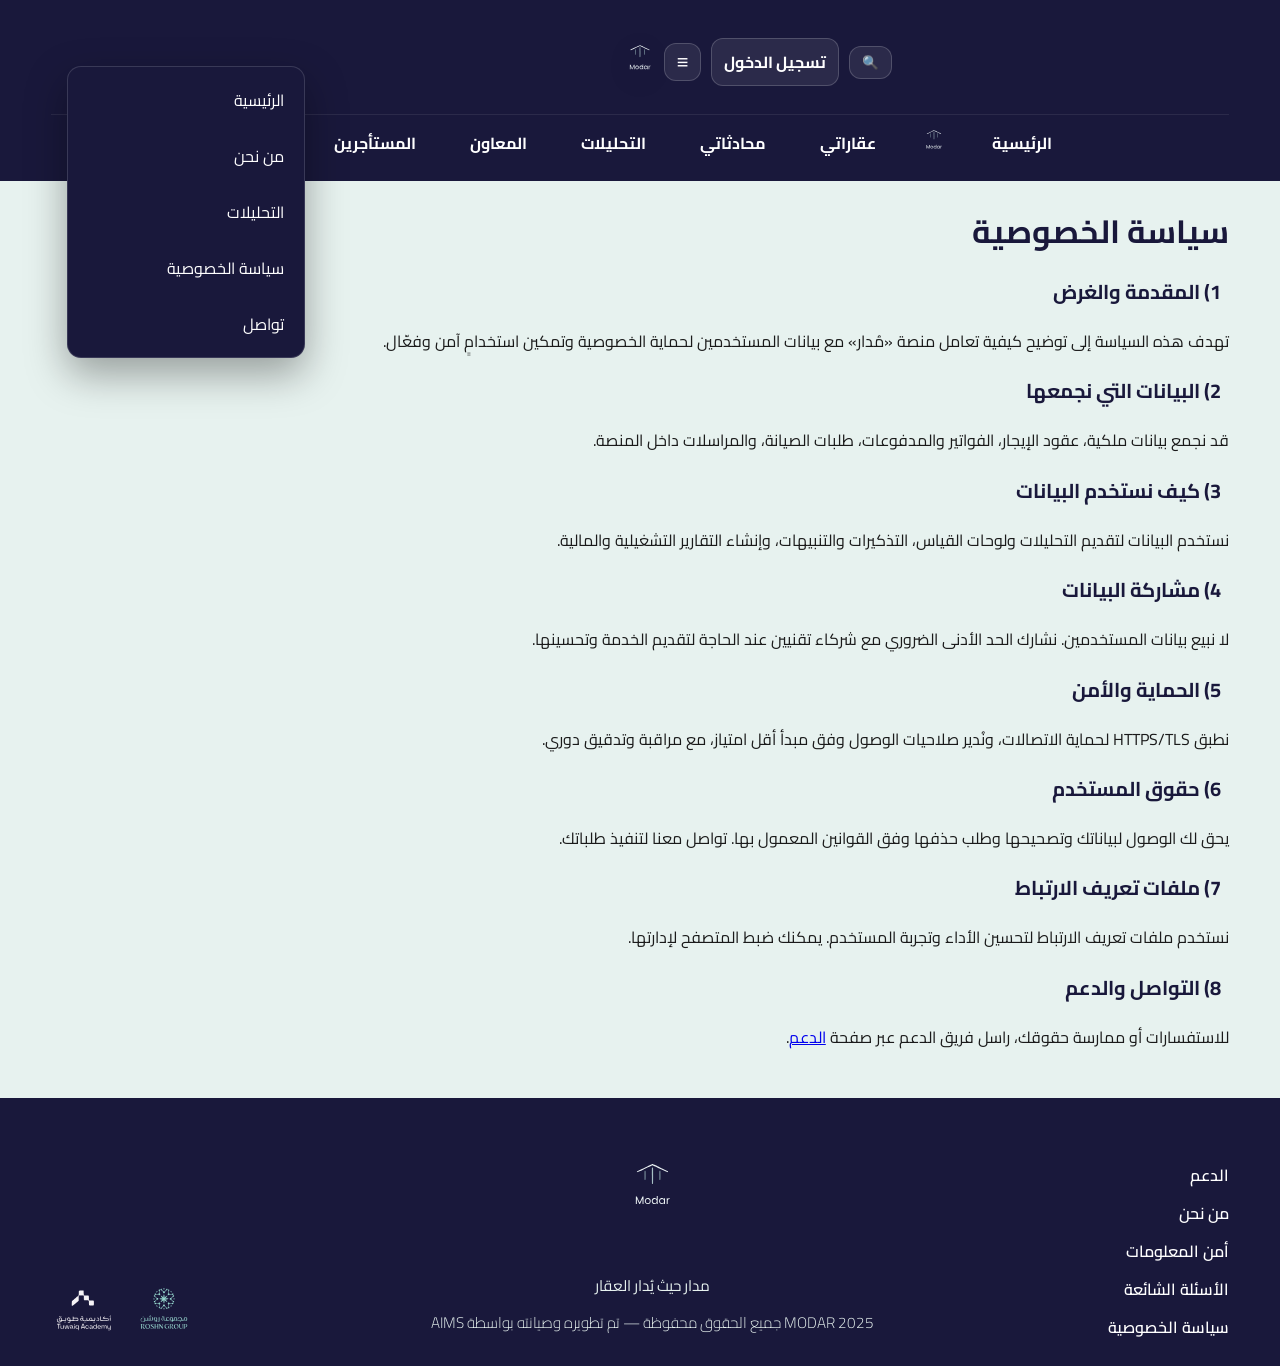
<file: privacy.html>
<!DOCTYPE html>
<html lang="ar" dir="rtl">
<head><meta charset="UTF-8"><meta name="viewport" content="width=device-width, initial-scale=1.0"><title>Modar | سياسة الخصوصية</title><link href="https://fonts.googleapis.com/css2?family=Cairo:wght@400;600;800&display=swap" rel="stylesheet"><link rel="stylesheet" href="assets/css/style.css?v=22"><link rel="stylesheet" href="assets/css/sidebar.css"></head>
<body>
<header><div class="container header-row"><div class="topbar" role="navigation" aria-label="Top utilities">
  <div class="util-right">
    <button class="icon-btn" id="btn-search" aria-label="بحث" title="بحث">🔍</button>
    <a id="btn-login" class="btn-login" href="login.html" title="تسجيل الدخول">تسجيل الدخول</a>
    <button class="icon-btn burger" id="mdr-burger" aria-haspopup="true" aria-expanded="false" aria-controls="mdr-drawer" title="القائمة">≡</button>
    <div id="util-menu" class="util-menu" hidden>
      <a href="index.html">الرئيسية</a>
      <a href="about.html">من نحن</a>
      <a href="analytics.html">التحليلات</a>
      <a href="privacy.html">سياسة الخصوصية</a>
      <a href="contact.html">تواصل</a>
    </div>
  </div>
  <a class="brand-center" href="index.html" aria-label="Modar">
    <img class="brand-mark" src="assets/img/svg/logo-2.svg" alt="Modar">
  </a>
</div><nav class="site-nav"><ul>
<li><a href="index.html">الرئيسية</a></li>
<li class="nav-logo"><a href="index.html"><img src="assets/img/svg/logo-2.svg" alt="Modar"></a></li>
<li><a href="properties.html">عقاراتي</a></li>
<li><a href="chat.html">محادثاتي</a></li>
<li><a href="analytics.html">التحليلات</a></li>
<li><a href="assistants.html">المعاون</a></li>
<li><a href="tenants.html">المستأجرين</a></li>
<li><a href="maintenance.html">الصيانة</a></li>
</ul></nav></div></header>

<aside id="side-rail" class="side-rail" aria-label="التنقل الجانبي" aria-expanded="false">
  <button id="rail-toggle" class="rail-toggle" aria-controls="rail-links" aria-expanded="false" title="القائمة">
    <span class="rail-ico">≡</span><span class="rail-text">القائمة</span><span class="dot" aria-hidden="true"></span>
  </button>
  <nav id="rail-links" class="rail-links" role="navigation">
    <a href="index.html"><span class="rail-ico">🏠</span><span>الرئيسية</span></a>
    <a href="properties.html"><span class="rail-ico">🏢</span><span>عقاراتي</span></a>
    <a href="chat.html"><span class="rail-ico">💬</span><span>محادثاتي</span></a>
    <a href="analytics.html"><span class="rail-ico">📊</span><span>التحليلات</span></a>
    <a href="assistants.html"><span class="rail-ico">🤖</span><span>المعاون</span></a>
    <a href="tenants.html"><span class="rail-ico">👥</span><span>المستأجرين</span></a>
    <a href="maintenance.html"><span class="rail-ico">🛠️</span><span>الصيانة</span></a>
    <hr style="border-color:rgba(255,255,255,.12)">
    <a href="about.html"><span class="rail-ico">ℹ️</span><span>من نحن</span></a>
    <a href="privacy.html"><span class="rail-ico">🔒</span><span>سياسة الخصوصية</span></a>
    <a href="contact.html"><span class="rail-ico">✉️</span><span>تواصل</span></a>
  </nav>
</aside>
<main class="page-wrap"><section class="section"><div class="container">
<h1>سياسة الخصوصية</h1>

<h3>1) المقدمة والغرض</h3>
<p>تهدف هذه السياسة إلى توضيح كيفية تعامل منصة «مُدار» مع بيانات المستخدمين لحماية الخصوصية وتمكين استخدامٍ آمن وفعّال.</p>

<h3>2) البيانات التي نجمعها</h3>
<p>قد نجمع بيانات ملكية، عقود الإيجار، الفواتير والمدفوعات، طلبات الصيانة، والمراسلات داخل المنصة.</p>

<h3>3) كيف نستخدم البيانات</h3>
<p>نستخدم البيانات لتقديم التحليلات ولوحات القياس، التذكيرات والتنبيهات، وإنشاء التقارير التشغيلية والمالية.</p>

<h3>4) مشاركة البيانات</h3>
<p>لا نبيع بيانات المستخدمين. نشارك الحد الأدنى الضروري مع شركاء تقنيين عند الحاجة لتقديم الخدمة وتحسينها.</p>

<h3 id="security">5) الحماية والأمن</h3>
<p>نطبق HTTPS/TLS لحماية الاتصالات، ونُدير صلاحيات الوصول وفق مبدأ أقل امتياز، مع مراقبة وتدقيق دوري.</p>

<h3>6) حقوق المستخدم</h3>
<p>يحق لك الوصول لبياناتك وتصحيحها وطلب حذفها وفق القوانين المعمول بها. تواصل معنا لتنفيذ طلباتك.</p>

<h3>7) ملفات تعريف الارتباط</h3>
<p>نستخدم ملفات تعريف الارتباط لتحسين الأداء وتجربة المستخدم. يمكنك ضبط المتصفح لإدارتها.</p>

<h3 id="faq">8) التواصل والدعم</h3>
<p>للاستفسارات أو ممارسة حقوقك، راسل فريق الدعم عبر صفحة <a href="support.html">الدعم</a>.</p>

</div></section></main>
<footer> <!-- نفس فوتر index -->
<div class="footer-container"><div class="footer-left"><img src="assets/img/svg/roshn.svg" alt="ROSHN"><img src="assets/img/svg/tuwaiq.svg" alt="Tuwaiq"></div><div class="footer-center"><img src="assets/img/svg/logo-2.svg" alt="Modar" class="footer-logo"><p>مدار حيث يُدار العقار</p><p class="copy">MODAR 2025 جميع الحقوق محفوظة — تم تطويره وصيانته بواسطة AIMS</p></div><div class="footer-right"><a href="support.html">الدعم</a><a href="about.html">من نحن</a><a href="privacy.html#security">أمن المعلومات</a><a href="privacy.html#faq">الأسئلة الشائعة</a><a href="privacy.html">سياسة الخصوصية</a></div></div>
</footer>
<div id="logout-bar" class="logout-bar" hidden>
  <div class="logout-wrap">
    <span id="login-state">تم تسجيل الدخول</span>
    <button id="btn-logout" class="btn-logout">تسجيل الخروج</button>
  </div>
</div>
<script>(function(){
  const menuBtn=document.getElementById('btn-menu');
  const menu=document.getElementById('util-menu');
  const loginBtn=document.getElementById('btn-login');
  const logoutBar=document.getElementById('logout-bar');
  const logoutBtn=document.getElementById('btn-logout');
  const stateEl=document.getElementById('login-state');
  function refreshAuth(){try{const ok=localStorage.getItem('modar-auth')==='true';if(ok){if(loginBtn) loginBtn.style.display='none';if(logoutBar){logoutBar.hidden=false;stateEl&&(stateEl.textContent='مرحباً، '+(localStorage.getItem('modar-user')||'مستخدم'));}}else{if(loginBtn) loginBtn.style.display='';if(logoutBar) logoutBar.hidden=true;}}catch(_){}}
  refreshAuth();
  if(menuBtn&&menu){menuBtn.addEventListener('click',()=>{const open=menu.hasAttribute('hidden')?false:true; if(open){menu.setAttribute('hidden','');menuBtn.setAttribute('aria-expanded','false');}else{menu.removeAttribute('hidden');menuBtn.setAttribute('aria-expanded','true');}});document.addEventListener('click',(e)=>{if(menu&&!menu.contains(e.target)&&e.target!==menuBtn){menu.setAttribute('hidden','');menuBtn.setAttribute('aria-expanded','false');}});} 
  if(logoutBtn){logoutBtn.addEventListener('click',()=>{try{localStorage.removeItem('modar-auth');localStorage.removeItem('modar-user');}catch(_){ } refreshAuth(); window.location.href='login.html';});}
})();</script>
<div id="modar-sidebar-root"></div>
<script src="assets/js/sidebar.js" defer></script>
<script>
(function(){
  const rail = document.getElementById('side-rail');
  const toggle = document.getElementById('rail-toggle');
  if(!rail || !toggle) return;
  const setOpen = (open)=>{ rail.classList.toggle('expanded', open); rail.setAttribute('aria-expanded', open?'true':'false'); toggle.setAttribute('aria-expanded', open?'true':'false'); };
  let open=false; toggle.addEventListener('click',(e)=>{ e.stopPropagation(); open=!open; setOpen(open); });
  document.addEventListener('click',(e)=>{ if(!rail.contains(e.target)){ open=false; setOpen(false); } });
  document.addEventListener('keydown',(e)=>{ if(e.key==='Escape'){ open=false; setOpen(false); } });
  const links = rail.querySelectorAll('.rail-links a');
  links.forEach(a=>{ const isActive = location.pathname.split('/').pop() === a.getAttribute('href'); if(isActive) a.classList.add('active'); });
})();
</script>
</body></html>
</file>
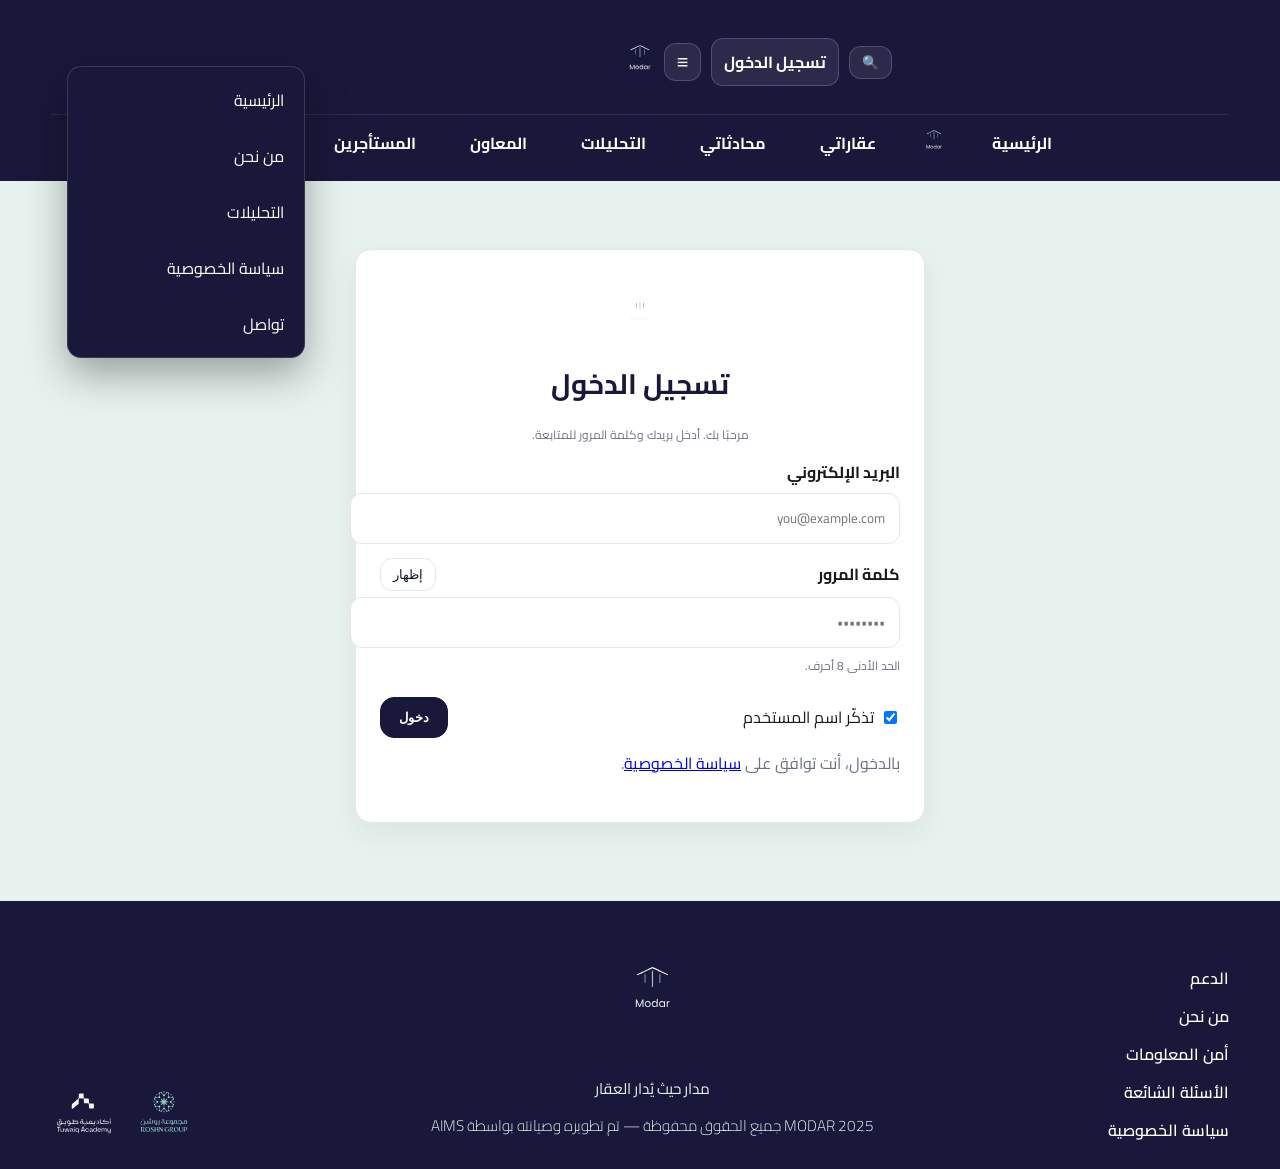
<file: properties.html>
<!DOCTYPE html>
<html lang="ar" dir="rtl">
<head>
<meta charset="UTF-8" />
<meta name="viewport" content="width=device-width, initial-scale=1.0" />
<title>Modar | عقاراتي</title>
<link href="https://fonts.googleapis.com/css2?family=Cairo:wght@400;600;800&display=swap" rel="stylesheet">
<link rel="stylesheet" href="assets/css/style.css?v=22">
</head>
<body>
<header>
<div class="container header-row">
<nav class="site-nav">
<ul>
<li><a href="index.html">الرئيسية</a></li>
<li class="nav-logo"><a href="index.html" aria-label="الصفحة الرئيسية"><img src="assets/img/svg/logo-2.svg" alt="Modar Logo"></a></li>
<li><a class="active" href="properties.html">عقاراتي</a></li>
<li><a href="chat.html">محادثاتي</a></li>
<li><a href="analytics.html">التحليلات</a></li>
<li><a href="assistants.html">المعاون</a></li>
<li><a href="tenants.html">المستأجرين</a></li>
<li><a href="maintenance.html">الصيانة</a></li>
</ul>
</nav>
</div>
</header>
<main class="container page-wrap">
<section class="properties-grid" id="props-grid" aria-label="شبكة العقارات">
<!-- يتم حقن 6 بطاقات/مربعات بواسطة properties.js -->
</section>
<input type="file" id="prop-image-input" accept="image/*" style="display:none" aria-hidden="true" />
</main>
<footer>
<div class="footer-container">
<div class="footer-left">
<img src="assets/img/svg/roshn.svg" alt="ROSHN Group">
<img src="assets/img/svg/tuwaiq.svg" alt="Tuwaiq Academy">
</div>
<div class="footer-center">
<img src="assets/img/svg/logo-2.svg" alt="Modar" class="footer-logo">
<p>مدار حيث يُدار العقار</p>
<p class="copy">MODAR 2025 جميع الحقوق محفوظة — تم تطويره وصيانته بواسطة AIMS</p>
</div>
<div class="footer-right">
<a href="support.html">الدعم</a>
<a href="about.html">من نحن</a>
<a href="privacy.html#security">أمن المعلومات</a>
<a href="privacy.html#faq">الأسئلة الشائعة</a>
<a href="privacy.html">سياسة الخصوصية</a>
</div>
</div>
</footer>
<script src="assets/js/include.js"></script>
<script src="assets/js/properties.js?v=1"></script>
</body>
</html>
</file>
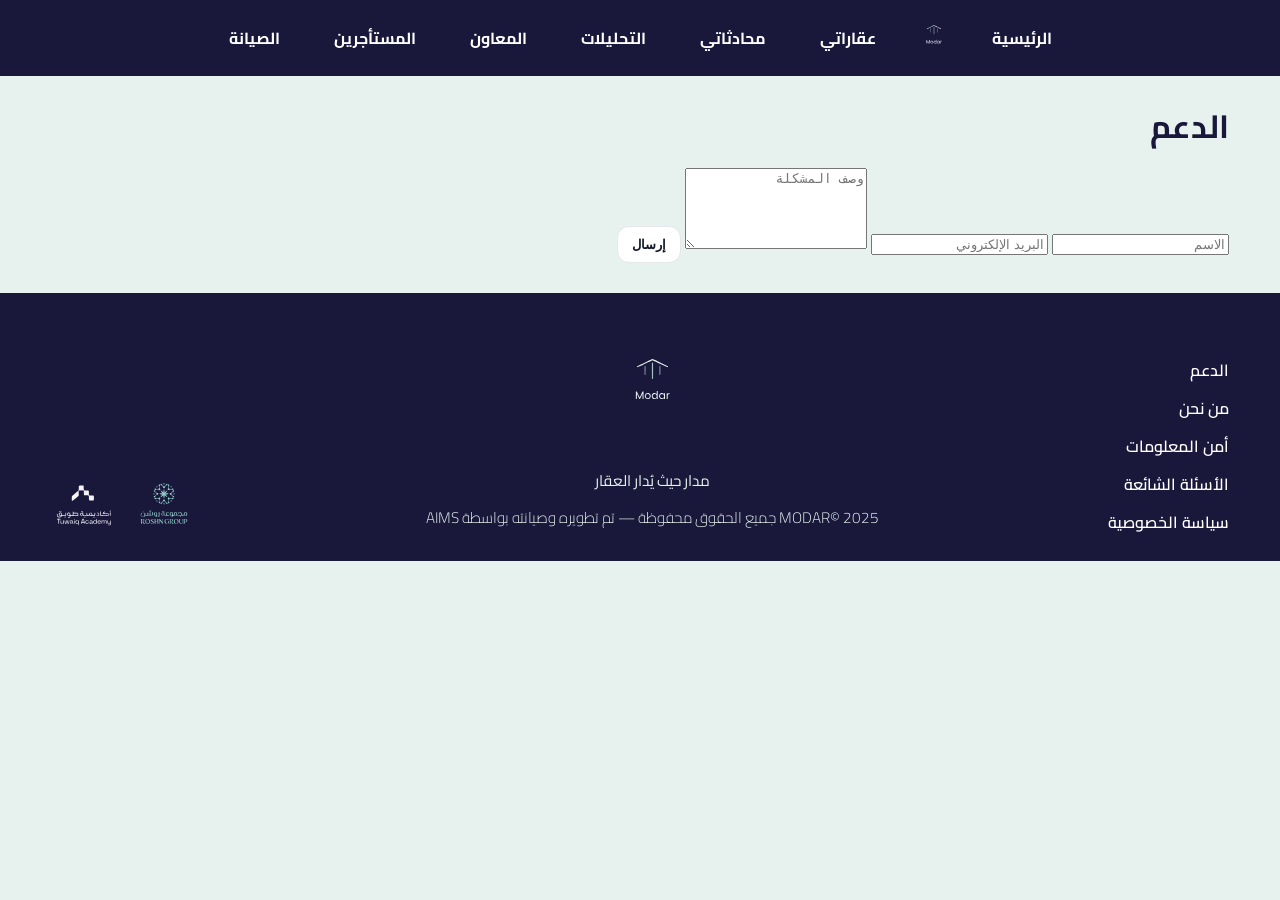
<file: support.html>
<!DOCTYPE html>
<html lang="ar" dir="rtl">
<head><meta charset="UTF-8"><meta name="viewport" content="width=device-width, initial-scale=1.0"><title>Modar | الدعم</title><link href="https://fonts.googleapis.com/css2?family=Cairo:wght@400;600;800&display=swap" rel="stylesheet"><link rel="stylesheet" href="assets/css/style.css?v=22"></head>
<body>
<header><div class="container header-row"><nav class="site-nav"><ul>
<li><a href="index.html">الرئيسية</a></li>
<li class="nav-logo"><a href="index.html"><img src="assets/img/svg/logo-2.svg" alt="Modar"></a></li>
<li><a href="properties.html">عقاراتي</a></li>
<li><a href="chat.html">محادثاتي</a></li>
<li><a href="analytics.html">التحليلات</a></li>
<li><a href="assistants.html">المعاون</a></li>
<li><a href="tenants.html">المستأجرين</a></li>
<li><a href="maintenance.html">الصيانة</a></li>
</ul></nav></div></header>
<main class="page-wrap"><section class="section"><div class="container">
<h1>الدعم</h1>
<form class="form-grid" action="#" method="post">
<input placeholder="الاسم" required>
<input type="email" placeholder="البريد الإلكتروني" required>
<textarea rows="5" placeholder="وصف المشكلة"></textarea>
<button class="btn">إرسال</button>
</form>
</div></section></main>
<footer> <!-- نفس فوتر index -->
<div class="footer-container"><div class="footer-left"><img src="assets/img/svg/roshn.svg" alt="ROSHN"><img src="assets/img/svg/tuwaiq.svg" alt="Tuwaiq"></div><div class="footer-center"><img src="assets/img/svg/logo-2.svg" alt="Modar" class="footer-logo"><p>مدار حيث يُدار العقار</p><p class="copy">MODAR© 2025 جميع الحقوق محفوظة — تم تطويره وصيانته بواسطة AIMS</p></div><div class="footer-right"><a href="support.html">الدعم</a><a href="about.html">من نحن</a><a href="privacy.html#security">أمن المعلومات</a><a href="privacy.html#faq">الأسئلة الشائعة</a><a href="privacy.html">سياسة الخصوصية</a></div></div>
</footer>
</body></html>
</file>
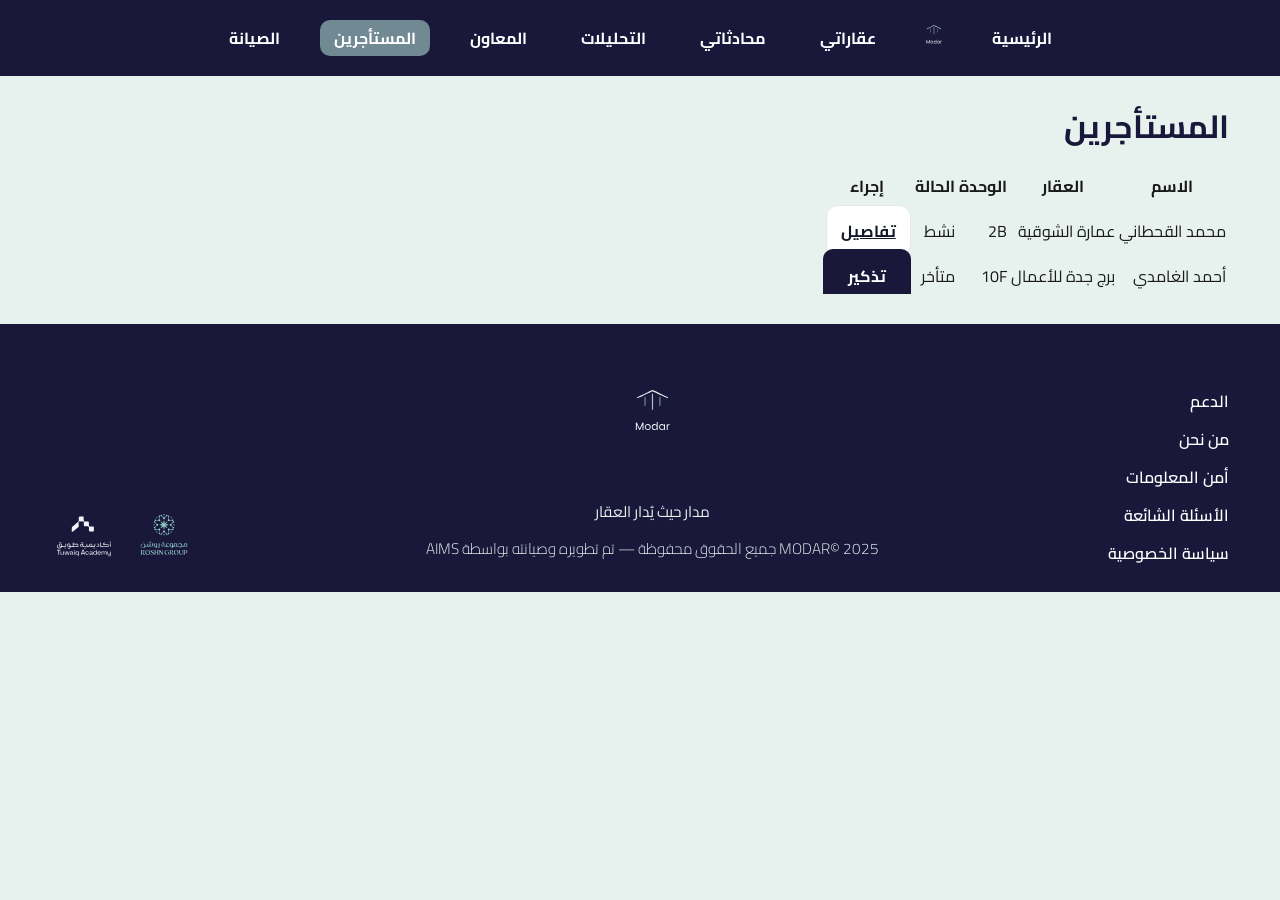
<file: tenants.html>
<html lang="ar" dir="rtl">
<head>
<meta charset="UTF-8" />
<meta name="viewport" content="width=device-width, initial-scale=1.0" />
<title>Modar | المستأجرين</title>
<link href="https://fonts.googleapis.com/css2?family=Cairo:wght@400;600;800&display=swap" rel="stylesheet">
<link rel="stylesheet" href="assets/css/style.css?v=22">
</head>
<body>
<header>
<div class="container header-row">
<nav class="site-nav">
<ul>
<li><a href="index.html">الرئيسية</a></li>
<li class="nav-logo"><a href="index.html"><img src="assets/img/svg/logo-2.svg" alt="Modar"></a></li>
<li><a href="properties.html">عقاراتي</a></li>
<li><a href="chat.html">محادثاتي</a></li>
<li><a href="analytics.html">التحليلات</a></li>
<li><a href="assistants.html">المعاون</a></li>
<li><a class="active" href="tenants.html">المستأجرين</a></li>
<li><a href="maintenance.html">الصيانة</a></li>
</ul>
</nav>
</div>
</header>
<main class="page-wrap">
<section class="section">
<div class="container">
<h1>المستأجرين</h1>
<div class="table-wrap">
<table class="table">
<thead><tr><th>الاسم</th><th>العقار</th><th>الوحدة</th><th>الحالة</th><th>إجراء</th></tr></thead>
<tbody>
<tr><td>محمد القحطاني</td><td>عمارة الشوقية</td><td>2B</td><td><span class="pill">نشط</span></td><td><a class="btn" href="#">تفاصيل</a></td></tr>
<tr><td>أحمد الغامدي</td><td>برج جدة للأعمال</td><td>10F</td><td><span class="pill warn">متأخر</span></td><td><a class="btn-gray" href="#">تذكير</a></td></tr>
</tbody>
</table>
</div>
</div>
</section>
</main>
<footer> <!-- نفس فوتر index -->
<div class="footer-container">
<div class="footer-left"><img src="assets/img/svg/roshn.svg" alt="ROSHN"><img src="assets/img/svg/tuwaiq.svg" alt="Tuwaiq"></div>
<div class="footer-center"><img src="assets/img/svg/logo-2.svg" alt="Modar" class="footer-logo"><p>مدار حيث يُدار العقار</p><p class="copy">MODAR© 2025 جميع الحقوق محفوظة — تم تطويره وصيانته بواسطة AIMS</p></div>
<div class="footer-right"><a href="support.html">الدعم</a><a href="about.html">من نحن</a><a href="privacy.html#security">أمن المعلومات</a><a href="privacy.html#faq">الأسئلة الشائعة</a><a href="privacy.html">سياسة الخصوصية</a></div>
</div>
</footer>
</body>
</html>
</file>
<file: assets/css/style.css>
/* 🎨 ألوان لوحة مدار الجديدة */
:root {
  --color-dark: #19183B;   /* غامق جداً - للهيدر والفوتر */
  --color-mid: #708993;    /* لون متوسط */
  --color-light: #A1C2BD;  /* فاتح - للخلفية */
  --color-bg: #E7F2EF;     /* أفتح لون - للخلفية العامة */
  --text-dark: #1A1A1A;
  --text-light: #ffffff;
}

/* Layout helpers */
.container{ width:min(1200px, 92vw); margin-inline:auto; }
.page-wrap{ padding: 20px 0 30px; }
.header-row{ align-items:center; }

/* ===================== */
/* 🔹 Homepage grids */
.grid-home{ display:grid; grid-template-columns:1fr; gap:22px; margin-top:20px; }
@media (min-width: 960px){ .grid-home{ grid-template-columns: repeat(2, 1fr); } }
.grid-home .chart-wrap{ height:260px; padding-block:8px 12px; }
@media (max-width: 960px){ .grid-home .chart-wrap{ height:220px; } }

/* Prose content inside cards */
.prose{ display:block; color:var(--text-dark); }
.prose p{ margin:0 0 12px; font-size:16px; line-height:1.9; }
.prose ul{ margin:0; padding:0 18px; }
.prose li{ margin:6px 0; }

/* Numeric alignment */
.modar-table td, .modar-table th{ font-variant-numeric: tabular-nums; }


/* خلفية الصفحة العامة */
body {
  background: var(--color-bg);
  color: var(--text-dark);
  font-family: "Cairo", sans-serif;
  margin: 0;
  padding: 0;
}

/* Typography scale */
h1{ font-size: clamp(22px, 3.4vw, 32px); margin: 0 0 12px; color: var(--color-dark); }
h2{ font-size: clamp(18px, 2.6vw, 24px); margin: 0 0 10px; color: var(--color-dark); }
h3{ font-size: clamp(16px, 2.2vw, 20px); margin: 0 8px 8px 0; color: var(--color-dark); }
p{ line-height: 1.9; }


/* ===================== */
/* 🔹 الشعار العلوي */
.top-banner {
  background: var(--color-dark);
  display: flex;
  justify-content: center;
  align-items: center;
  padding: 40px 0 30px; /* زيدنا المسافات لتوازن الشكل */
}
.logo-top {
  height: clamp(80px, 12vw, 140px);
  width: auto;
  transition: transform .2s ease;
}
.logo-top:hover {
  transform: scale(1.05); /* تأثير ناعم عند المرور */
}


/* ===================== */
/* 🔹 شريط التنقل */
header {
  background: var(--color-dark);
  padding: 10px 0;
  border-bottom: 0; /* توحيد اللونين العلوية باللون الغامق بدون حدود */
}
.site-nav ul {
  list-style: none;
  margin: 0;
  padding: 10px 0;
  display: flex;
  flex-direction: row;
  align-items: center;
  justify-content: center;
  gap: 26px;
}
.site-nav li {
  display: inline-flex;
}
.site-nav .nav-logo a { padding: 0; }
.site-nav .nav-logo img { height: clamp(48px, 8vw, 64px); width: auto; display: block; transition: transform .2s ease; }
.site-nav .nav-logo img:hover{ transform: scale(1.02); }
.site-nav a {
  display: inline-flex;
  align-items: center;
  justify-content: center;
  height: 36px;
  padding: 0 14px;
  border-radius: 10px;
  text-decoration: none;
  font-weight: 700;
  white-space: nowrap;
  color: var(--text-light);
}
.site-nav a.active {
  background: var(--color-mid);
  color: #fff;
}
.site-nav a:hover {
  background: rgba(255, 255, 255, 0.1);
}

/* Top toolbar (filters) */
/* Header chevron interactivity */
.toolbar{ background:#fff; border:1px solid #e5e7eb; border-radius:14px; padding:12px; display:flex; gap:12px; align-items:center; flex-wrap:wrap; box-shadow:0 6px 18px rgba(17,24,39,.06); }
.toolbar .field{ position:relative; display:flex; flex-direction:column; gap:6px; min-width:180px; }
.toolbar .input, .toolbar select{ padding:10px 12px; border:1px solid #e5e7eb; border-radius:12px; background:#fff; font-family:"Cairo",sans-serif; }
.toolbar .input:focus, .toolbar select:focus{ border-color:#cfd7ee; box-shadow:0 0 0 4px rgba(207,215,238,.35); outline:none; }
.toolbar .chevron::after{ content:"\25BE"; position:absolute; inset:auto 12px 12px auto; color:#708993; pointer-events:none; transition: transform .2s ease; }
.toolbar .field:hover .chevron::after, .toolbar .field:focus-within .chevron::after{ transform: translateY(1px) rotate(180deg); }
.toolbar .label{ font-weight:700; font-size:14px; }
.toolbar .btn{ background:var(--color-dark); color:#fff; border:1px solid var(--color-dark); padding:10px 14px; border-radius:12px; font-weight:800; cursor:pointer; }
.toolbar .btn:hover{ transform: translateY(-1px); box-shadow:0 8px 20px rgba(0,0,0,.12); }
.has-tooltip{ position:relative; }
.has-tooltip[data-tooltip]:hover::after{ content:attr(data-tooltip); position:absolute; bottom:calc(100% + 8px); right:0; background:#111827; color:#fff; padding:6px 8px; border-radius:8px; white-space:nowrap; font-size:12px; box-shadow:0 6px 18px rgba(0,0,0,.18); }
.has-tooltip[data-tooltip]:hover::before{ content:""; position:absolute; bottom:100%; right:12px; border:6px solid transparent; border-top-color:#111827; }

/* Generic tooltip utility (alternative to .has-tooltip) */
[data-tooltip]{ position:relative; }
[data-tooltip]:hover::after{ content:attr(data-tooltip); position:absolute; inset-inline-end:0; bottom:calc(100% + 8px); background:var(--color-dark); color:#fff; border-radius:8px; padding:.35rem .6rem; font:600 12px/1.2 Cairo, sans-serif; box-shadow:0 6px 18px rgba(0,0,0,.18); }

/* ===================== */
/* 🔹 Home: Dark layout */
.hero-dark{
  width:min(1200px, 92vw);
  margin: 48px auto 56px;
  padding: 36px 18px;
  display:grid; gap:14px; justify-items:center; text-align:center;
  color: var(--text-light);
}
.hero-title{ font-size: clamp(28px, 4vw, 44px); color:#fff; margin: 6px 0; font-weight: 800; }
.hero-sub{ max-width: 900px; color: #cdd6e4; font-size: clamp(15px, 2.2vw, 18px); line-height: 1.9; }
.badge-pill{ display:inline-block; background: rgba(255,255,255,.06); color:#e9eef9; border:1px solid rgba(255,255,255,.14); padding:6px 10px; border-radius:999px; font-weight:700; font-size:12px; }

.section-dark{ width:min(1200px, 92vw); margin: 0 auto 56px; }
.card-dark{
  background: linear-gradient(180deg, rgba(255,255,255,.04), rgba(255,255,255,.02));
  border:1px solid rgba(255,255,255,.08);
  border-radius: 20px;
  padding: 16px 16px;
  color:#eaf0fb;
  box-shadow: 0 16px 40px rgba(0,0,0,.24);
}
.card-dark h3{ margin: 0 0 6px; color:#fff; font-weight:800; font-size:18px; }
.card-dark p{ margin:0; color:#cfd7ee; }
.card-dark.center{ text-align:center; display:grid; gap:12px; justify-items:center; padding:20px; }
.muted{ color:#cfd7ee; }

.grid-2{ display:grid; grid-template-columns: 1fr; gap: 14px; }
.grid-3{ display:grid; grid-template-columns: 1fr; gap: 14px; }
.grid-4{ display:grid; grid-template-columns: 1fr; gap: 14px; }
@media (min-width: 760px){ .grid-2{ grid-template-columns: 1fr 1fr; } }
@media (min-width: 900px){ .grid-3{ grid-template-columns: 1fr 1fr 1fr; } .grid-4{ grid-template-columns: repeat(4, 1fr); } }

.team-mini{ display:grid; gap:10px; align-content:start; }
.team-mini img{ width:64px; height:64px; border-radius:12px; background:#fff; padding:6px; border:1px solid rgba(255,255,255,.12); }
.team-mini h3{ margin:0; color:#fff; font-weight:800; font-size:16px; }
.team-mini p{ margin:0; color:#cfd7ee; font-size:14px; }

.btn-gradient{
  display:inline-flex; align-items:center; justify-content:center; gap:8px;
  padding:12px 18px; border-radius:14px; border:1px solid rgba(255,255,255,.18);
  background: linear-gradient(135deg, var(--color-light), var(--color-mid));
  color: #0f172a; font-weight:800; text-decoration:none;
  transition: transform .22s ease, box-shadow .22s ease, filter .22s ease;
}
.btn-gradient:hover{ transform: translateY(-2px); box-shadow: 0 12px 28px rgba(0,0,0,.26); filter: saturate(1.05); }


/* شاشات صغيرة */
@media (max-width: 720px) {
  .site-nav ul {
    flex-wrap: wrap;
    gap: 12px 18px;
  }
}


/* ===================== */
/* 🔹 Global Topbar & Logout Bar */
.topbar{
  background:var(--color-dark);
  border-bottom:1px solid rgba(255,255,255,.08);
  display:grid; grid-template-columns:1fr auto 1fr; align-items:center;
  padding:10px 16px; position:relative; z-index:50;
}
.brand-center{ grid-column:2; justify-self:center }
.brand-mark{ height:clamp(56px,8vw,84px); width:auto; display:block; filter:drop-shadow(0 6px 14px rgba(0,0,0,.25)); }
.util-right{ grid-column:1; justify-self:end; display:flex; align-items:center; gap:10px }
.icon-btn,.btn-login{
  background:rgba(255,255,255,.08); color:#fff; border:1px solid rgba(255,255,255,.18);
  padding:8px 12px; border-radius:12px; cursor:pointer; text-decoration:none; font-weight:700;
  transition:transform .18s ease, background .18s ease;
}
.icon-btn:hover,.btn-login:hover{ transform:translateY(-2px); background:rgba(255,255,255,.12) }
.burger{ font-size:20px; line-height:1 }
.util-menu{
  position:absolute; inset-inline-end:16px; top:56px; min-width:220px; padding:8px;
  background:var(--color-dark); border:1px solid rgba(255,255,255,.14); border-radius:14px;
  box-shadow:0 16px 40px rgba(0,0,0,.35); display:grid; gap:6px;
}
.util-menu a{ color:#fff; text-decoration:none; padding:10px 12px; border-radius:10px }
.util-menu a:hover{ background:rgba(255,255,255,.08) }
/* Ensure util popup is available (sidebar removed) */
.util-menu{ display:grid; }

/* Bottom logout */
.logout-bar{
  position:fixed; inset-inline:0; bottom:0; background:var(--color-dark);
  border-top:1px solid rgba(255,255,255,.1); padding:10px 16px; z-index:60;
}
.logout-wrap{ width:min(1100px,92vw); margin:auto; display:flex; align-items:center; gap:12px; justify-content:space-between; color:#fff }
.btn-logout{
  background:linear-gradient(180deg,var(--color-light),var(--color-mid)); color:#fff; border:0;
  padding:10px 14px; border-radius:12px; font-weight:800; cursor:pointer; transition:transform .18s ease
}
.btn-logout:hover{ transform:translateY(-2px) }

/* Mobile */
@media (max-width:720px){
  .brand-mark{ height:64px }
  .util-right{ gap:6px }
}
@media (prefers-reduced-motion:reduce){
  .icon-btn,.btn-login,.btn-logout{ transition:none }
}

/* Sidebar/drawer removed globally */
.drawer, #drawer, #mdr-drawer, .side-rail { display:none !important; }

/* Remove side-rail styling block (sidebar deprecated) */
/* ===================== */
/* 🔹 القسم الرئيسي */
.hero {
  background: var(--color-bg);
  text-align: center;
  padding: 60px 20px;
}
.hero-card {
  background: var(--color-light);
  border: 2px solid var(--color-mid);
  border-radius: 18px;
  display: inline-block;
  padding: 40px 60px;
  color: var(--color-dark);
}
.hero-logo {
  height: clamp(120px, 14vw, 160px);
  width: auto;
  margin-bottom: 10px;
}
.auth-logo {
  height: clamp(64px, 8vw, 96px);
  display: block;
  margin: 0 auto 8px;
}
.btn-gray {
  background: var(--color-dark);
  color: var(--text-light);
  padding: 12px 25px;
  border-radius: 10px;
  text-decoration: none;
  font-weight: 700;
}

/* About page */
.about-hero{ background:#fff; border:1px solid #e5e7eb; border-radius:18px; padding:28px; box-shadow:0 6px 18px rgba(17,24,39,.08); text-align:center; }
.about-hero p{ margin:0; }
.mv-grid{ display:grid; grid-template-columns:1fr; gap:14px; margin-top:16px; }
@media (min-width: 800px){ .mv-grid{ grid-template-columns: repeat(2,1fr); } }
.mv-card{ background:#fff; border:1px solid #e5e7eb; border-radius:16px; padding:16px; box-shadow:0 6px 18px rgba(17,24,39,.06); }
.team-grid{ display:grid; grid-template-columns:1fr 1fr; gap:14px; margin-top:18px; }
@media (min-width: 800px){ .team-grid{ grid-template-columns: repeat(4,1fr); } }
.team-card{ background:#fff; border:1px solid #e5e7eb; border-radius:16px; padding:14px; text-align:center; box-shadow:0 6px 18px rgba(17,24,39,.06); }
.team-card img{ width:96px; height:96px; object-fit:contain; display:block; margin:0 auto 10px; }
.team-name{ font-weight:800; margin:0 0 4px; }
.team-role{ margin:0; color:#6b7280; font-size:14px; }


/* ===================== */
/* 🔹 قسم لماذا مدار */
/* New optimized About section */
.about-modar {
  background: var(--color-bg);
  color: #0d0d26; /* improved contrast */
  padding-inline: 20px;
  margin-top: 60px;
  margin-bottom: 80px;
  opacity: 0;
  transform: translateY(20px);
  transition: opacity .6s ease, transform .6s ease; /* subtle fade-in */
}
.about-modar.is-visible, .about-modar.visible { opacity: 1; transform: none; }
.about-modar .about-inner {
  width: min(850px, 100%);
  margin-inline: auto;
}
.about-modar h2 {
  font-weight: 700;
  font-size: clamp(20px, 2.2vw, 22px);
  margin: 0 0 18px;
  color: var(--color-dark);
  text-align: center;
}
.about-modar .about-body p {
  font-family: "Cairo", sans-serif;
  font-weight: 400;
  font-size: 16px;
  line-height: 1.8;
  margin: 0 0 16px;
  text-align: center; /* mobile-first */
}
@media (min-width: 960px) {
  .about-modar .about-body p {
    text-align: justify; /* desktop readability */
    text-align-last: right;
  }
}

/* ===================== */
/* 🔹 Bottom CTA (analytics) */
.bottom-cta { display:flex; justify-content:center; padding: 18px 0 10px; }
.btn-cta {
  display:inline-flex; align-items:center; justify-content:center;
  background: var(--color-dark);
  color: var(--text-light);
  text-decoration:none;
  padding: 12px 22px;
  border-radius: 14px;
  border: 1px solid var(--color-dark);
  font-weight: 800;
  transition: transform .15s ease, box-shadow .2s ease, background .2s ease;
}
.btn-cta:hover { transform: translateY(-1px); box-shadow: 0 8px 20px rgba(0,0,0,.12); }
.btn-cta:focus { outline: none; box-shadow: 0 0 0 4px rgba(207,215,238,.45); }
@media (max-width:560px){ .btn-cta{ width: 100%; max-width: 520px; } }


/* ===================== */
/* 🔹 الفوتر - الروابط يسار / الشعارات يمين / الشعار والنص وسط */
footer {
  background-color: var(--color-dark);
  color: var(--text-light);
  padding: 24px 0;                 /* رفع أسفل الصفحة بتقليل الارتفاع */
  border-top: 0;                   /* محاذاة كاملة مع لون الفوتر الغامق */
}

.footer-container {
  display: flex;
  align-items: flex-end;          /* النصوص أسفل الشعارات */
  justify-content: space-between; /* توزيع يمين ويسار */
  gap: 40px;
  width: min(1200px, 92vw);
  margin: auto;
}

/* ✅ يسار: روابط (قائمة طولية) */
.footer-right {
  display: flex;
  flex-direction: column;
  align-items: flex-start;        /* يسار الحاوية */
  gap: 8px;
  order: 1;                       /* يسار الحاوية */
}
.footer-right a {
  color: var(--text-light);        /* توافق اللون مع شريط الفوتر الغامق */
  text-decoration: none;
  font-weight: 600;
  transition: color 0.2s ease;
}

/* ✅ يمين: الشعارات (ROSHN + Tuwaiq) */
.footer-left {
  display: flex;
  align-items: flex-end;
  justify-content: flex-end;      /* يمين الحاوية */
  gap: 20px;
  order: 3;                       /* يمين الحاوية */
}
.footer-left img {
  height: clamp(36px, 6vw, 56px);
  width: auto;
  transition: transform 0.3s ease;
  transform: translateY(-4px); /* رفع ثابت خفيف للأعلى */
}
.footer-left img:hover { transform: translateY(-6px); }

/* ✅ وسط: شعار Modar + النصوص */
.footer-center {
  text-align: left;
  order: 2;
  display: flex;                  /* ترتيب عمودي داخلي */
  flex-direction: column;
  align-items: center;
}
.footer-logo {
  height: clamp(96px, 12vw, 140px);
  width: auto;
  margin-bottom: 6px;
}
.footer-center p {
  margin: 4px 0;
  color: #E7F2EF;
  font-size: 0.95rem;
}
.copy {
  color: #A1C2BD;
  font-size: 0.8rem;              /* صغير وواضح في الأسفل */
  font-weight: 300;               /* خط رفيع */
  margin-top: 8px;                /* مسافة بسيطة للأعلى */
}

/* ✅ روابط (اختياري - يمكن تفعيلها لاحقًا) */
/* ملاحظة: لا نخفي الروابط، فقط بدّلنا ترتيبها */

/* تجاوب الموبايل */
@media (max-width: 900px) {
  .footer-container {
    flex-direction: column;
    text-align: center;
    align-items: center;
  }
  /* إعادة ضبط الترتيب في الموبايل ليظهر بشكل متتابع ومركزي */
  .footer-left,
  .footer-center,
  .footer-right {
    order: 0;
    justify-content: center;
    text-align: center;
  }
  .footer-left {
    justify-content: center;
  }
  .footer-center {
    text-align: center;
  }
}

/* ===================== */
/* 🔹 Analytics page grid & cards (match bills.html) */
.grid-analytics {
  display: grid;
  grid-template-columns: 1fr;
  gap: 22px;
  margin-top: 20px;
}
@media (min-width: 960px) {
  .grid-analytics { grid-template-columns: repeat(2, 1fr); }
}

.card {
  background: #fff;
  border-radius: 18px;
  border: 1px solid #e5e7eb;
  box-shadow: 0 6px 18px rgba(17,24,39,0.08);
  padding: 24px;
  transition: transform .15s ease, box-shadow .2s ease;
}
.card:hover { transform: translateY(-1px); box-shadow: 0 10px 24px rgba(17,24,39,0.10); }

/* KPI row */
.kpi-row{ display:grid; grid-template-columns:repeat(2,1fr); gap:12px; margin-top:16px; }
@media (min-width: 960px){ .kpi-row{ grid-template-columns: repeat(4,1fr); } }
.kpi{ background:#fff; border:1px solid #e5e7eb; border-radius:16px; padding:14px; text-align:center; box-shadow:0 6px 18px rgba(17,24,39,.06); }
.kpi .v{ font-size:clamp(16px,2.6vw,22px); font-weight:800; color:var(--color-dark); }
.kpi .l{ color:#6b7280; font-size:13px; }

.table-head h2 { margin: 0 0 8px; font-weight: 700; font-size: clamp(18px,2vw,20px); color: var(--color-dark); }
.table-wrap { overflow: auto; border-radius: 12px; }

.modar-table { width: 100%; border-collapse: collapse; font-family: "Cairo", sans-serif; }
.modar-table thead th {
  background: #f9fafb;
  border-bottom: 1px solid #e5e7eb;
  padding: 10px 12px;
  text-align: right;
  font-weight: 700;
}
.modar-table tbody td { border-top: 1px solid #f1f5f9; padding: 10px 12px; text-align: right; font-size: 15px; line-height: 1.8; }
.modar-table tbody tr:hover { background: #fbfbff; }
/* Responsive table hint */
.table-wrap::-webkit-scrollbar{ height: 8px; }
.table-wrap::-webkit-scrollbar-thumb{ background:#cbd5e1; border-radius:999px; }

/* Buttons (site-wide) */
.btn{ display:inline-flex; align-items:center; justify-content:center; gap:8px; border-radius:12px; border:1px solid #e5e7eb; background:#ffffff; color:#111827; padding:10px 14px; font-weight:700; cursor:pointer; transition: transform .18s ease, box-shadow .2s ease, background .18s ease; }
.btn:hover{ transform: translateY(-1px); box-shadow:0 8px 20px rgba(0,0,0,.10); }
.btn:focus{ outline:none; box-shadow:0 0 0 4px rgba(207,215,238,.45); }
.btn-primary{ border-color: var(--color-dark); background: var(--color-dark); color:#fff; }
.btn-outline{ background:#fff; border-color:#cbd5e1; color:#111827; }
.btn-icon{ width:40px; height:40px; padding:0; }

/* Motion utilities (respect reduced motion) */
@media (prefers-reduced-motion: reduce){
  *{ animation: none !important; transition: none !important; }
}
.reveal-once{ opacity:0; transform: translateY(8px); transition: opacity .2s ease, transform .2s ease; }
.reveal-once.is-visible{ opacity:1; transform: none; }

/* ===================== */
/* Invoices (Bills) */
.invoice{ width:min(980px, 96vw); margin: 0 auto; display:grid; gap:16px; }
.invoice-header{ display:flex; align-items:flex-start; justify-content:space-between; gap:14px; background:#fff; border:1px solid #e5e7eb; border-radius:16px; padding:16px; box-shadow:0 6px 18px rgba(17,24,39,.08); }
.invoice-title{ margin:0; font-weight:800; color:var(--color-dark); }
.invoice-meta{ color:#6b7280; font-size:14px; display:grid; gap:4px; }
.invoice-logo{ height:56px; width:auto; }
.invoice-row{ display:grid; grid-template-columns:1fr; gap:12px; }
@media (min-width: 900px){ .invoice-row{ grid-template-columns: 1fr 1fr; } }
.invoice-card{ background:#fff; border:1px solid #e5e7eb; border-radius:16px; padding:16px; box-shadow:0 6px 18px rgba(17,24,39,.08); }
.party-title{ font-weight:800; margin:0 0 8px; color:var(--color-dark); }
.party-lines{ margin:0; color:#111827; line-height:1.9; }
.invoice-table{ width:100%; border-collapse:collapse; font-family:"Cairo",sans-serif; }
.invoice-table th, .invoice-table td{ border:1px solid #e5e7eb; padding:10px 12px; text-align:right; font-variant-numeric: tabular-nums; }
.invoice-table thead th{ background:#f9fafb; font-weight:800; }
.invoice-summary{ margin-inline-start:auto; width:min(420px, 100%); }
.summary-list{ list-style:none; padding:0; margin:0; display:grid; gap:8px; }
.summary-row{ display:flex; align-items:center; justify-content:space-between; }
.summary-row .label{ color:#6b7280; }
.summary-row.total{ font-weight:800; color:var(--color-dark); }
.invoice-notes{ color:#374151; font-size:14px; }
.invoice-actions{ display:flex; gap:10px; justify-content:flex-end; }
.btn-print::before{ content:"🖨"; }

/* ===================== */
/* Print styles */
@media print{
  @page{ size: A4 portrait; margin: 12mm; }
  body{ background:#fff !important; color:#111 !important; }
  header, footer, .toolbar, .go-bills{ display:none !important; }
  .invoice, .invoice *{ box-shadow: none !important; }
  .invoice-header, .invoice-card{ break-inside: avoid; page-break-inside: avoid; }
  .invoice-summary{ break-inside: avoid; page-break-inside: avoid; }
  .invoice-table{ font-size:12px; }
  .invoice-print-head{ display:flex !important; align-items:center; justify-content:space-between; margin-bottom:8px; }
}

/* Footer button (reuse bills style) */
.go-bills { display: flex; justify-content: center; padding: 18px 0 10px; }
.btn-bills {
  background: var(--color-dark);
  color: var(--text-light);
  border: 1px solid var(--color-dark);
  padding: 12px 22px;
  border-radius: 14px;
  font-weight: 800;
  cursor: pointer;
  transition: transform .15s ease, box-shadow .2s ease, background .2s ease;
}
.btn-bills:hover { transform: translateY(-1px); box-shadow: 0 8px 20px rgba(0,0,0,.12); }
.btn-bills:focus { outline: none; box-shadow: 0 0 0 4px rgba(207,215,238,.45); }

/* ===================== */
/* 🔹 Chart container inside cards */
.chart-wrap {
  position: relative;
  height: 220px;
  margin-bottom: 10px;
}
.chart-wrap canvas{ width: 100% !important; height: 100% !important; direction: rtl; }

/* ===================== */
/* 🔹 Properties gallery */
.properties-grid{
  display:grid;
  grid-template-columns: 1fr;
  gap: 18px;
  margin-top: 18px;
}
@media (min-width: 960px){ .properties-grid{ grid-template-columns: repeat(2, 1fr); } }
@media (min-width: 1200px){ .properties-grid{ grid-template-columns: repeat(3, 1fr); } }

.property-card{
  background:#fff;
  border:1px solid #e5e7eb;
  border-radius:18px;
  box-shadow:0 6px 18px rgba(17,24,39,.08);
  padding:16px;
  display:flex;flex-direction:column;gap:10px;
  text-align:right;
  transition: transform .15s ease, box-shadow .2s ease;
}
.property-card:hover{ transform: translateY(-1px); box-shadow:0 10px 24px rgba(17,24,39,.10); }
.property-card:focus-within{ outline:none; box-shadow:0 0 0 4px rgba(207,215,238,.45); }

.property-thumb{
  position:relative;
  width:100%;
  aspect-ratio:1/1; /* square */
  background:#f7f8fb;
  border:2px dashed #e5e7eb;
  border-radius:14px;
  overflow:hidden;
  display:grid;place-items:center;
}
.property-thumb.has-image{ border:2px solid var(--color-light); background:#fff; }
.property-thumb img{ width:100%; height:100%; object-fit:cover; display:block; }
.property-name{ margin:0; font-weight:700; font-size:16px; color:var(--text-dark); }
.property-meta{ color:#6b7280; font-size:13px; display:flex; gap:10px; flex-wrap:wrap; }

/* Add tile */
.add-card{ display:flex; align-items:center; justify-content:center; gap:10px; cursor:pointer; }
.add-card .plus{ width:36px; height:36px; border-radius:10px; display:grid; place-items:center; background:linear-gradient(180deg,var(--color-dark),#513b80); color:#fff; font-weight:900; font-size:22px; }
.add-card .add-label{ font-weight:800; color:var(--color-dark); }

/* Placeholder icon */
.placeholder-icon{ width:44px; height:44px; border-radius:12px; border:1px dashed #cbd5e1; color:#708993; display:grid; place-items:center; font-size:22px; }

/* Overlay actions */
.thumb-actions{ position:absolute; inset:auto 8px 8px auto; display:flex; gap:6px; opacity:0; transition:opacity .15s ease; }
.property-thumb:hover .thumb-actions, .property-thumb:focus-within .thumb-actions{ opacity:1; }
.thumb-btn{ background:#ffffff; border:1px solid #e5e7eb; padding:6px 8px; border-radius:999px; font-size:12px; cursor:pointer; }
.thumb-btn:hover{ box-shadow:0 4px 12px rgba(0,0,0,.08); }

/* ===================== */
/* 🔹 Chat UI */
.chat-shell{ width:min(980px, 96vw); margin-inline:auto; display:grid; gap:16px; }
.chat-header{ display:flex; justify-content:center; align-items:center; padding-top:6px; }
.chat-title{ margin:0; font-weight:700; font-size:clamp(18px,2.2vw,22px); color:var(--color-dark); }

/* Top notice chip */
.chat-notice{
  display:inline-flex; align-items:center; gap:10px; width:100%; justify-content:center;
  background:#ecfdf5; color:#065f46; border:1px solid #d1fae5; border-radius:999px;
  padding:10px 14px; box-shadow:0 6px 18px rgba(17,24,39,.08); font-weight:700; margin-bottom:10px;
}
.chat-notice::before{ content:"🔔"; margin-inline-start:8px; }

.chat-card{ background:#fff; border:1px solid #e5e7eb; border-radius:18px; box-shadow:0 6px 18px rgba(17,24,39,.08); padding:18px; display:flex; gap:12px; align-items:flex-start; }
.chat-avatar{ width:64px; height:64px; border-radius:999px; object-fit:cover; border:2px solid var(--color-light); }
.chat-bubble{ flex:1; background:#fbfbff; border:1px solid #e5e7eb; border-radius:22px; padding:18px 20px; line-height:1.9; font-size:16px; color:var(--text-dark); }
.chat-bubble.primary{ background:#eef2ff; border-color:#dbeafe; }
.chat-meta{ display:flex; flex-direction:column; gap:6px; flex:1; }
.chat-name{ margin:0; font-weight:700; color:var(--color-dark); }

.chat-chip{ display:inline-flex; align-items:center; gap:10px; align-self:start; padding:8px 12px; border-radius:999px; border:1px solid #d1fae5; background:#ecfdf5; color:#065f46; font-weight:700; width:max-content; }
.chat-chip.info::before{ content:"✓"; display:inline-block; width:20px; height:20px; border-radius:999px; background:#10b981; color:#fff; text-align:center; line-height:20px; font-size:12px; }

.chat-thread{ background:#fff; border:1px solid #e5e7eb; border-radius:18px; box-shadow:0 6px 18px rgba(17,24,39,.08); padding:14px; display:grid; gap:10px; max-height:48vh; overflow:auto; }
.bubble{ max-width:90%; padding:12px 14px; border-radius:16px; border:1px solid #e5e7eb; }
.bubble.mine{ background:#fdf2f8; border-color:#fbcfe8; justify-self:start; }
.bubble.theirs{ background:#eef2ff; border-color:#dbeafe; justify-self:end; }

.chat-inputbar{ position:sticky; bottom:0; display:flex; align-items:center; gap:10px; background:#ffffff; border:1px solid #e5e7eb; border-radius:16px; box-shadow:0 6px 18px rgba(17,24,39,.08); padding:10px; }
.chat-input{ flex:1; border:1px solid #e5e7eb; border-radius:12px; padding:12px 14px; outline:none; font-family:"Cairo",sans-serif; }
.chat-input:focus{ border-color:var(--ring); box-shadow:0 0 0 4px rgba(207,215,238,.35); }
.chat-btn{ width:40px; height:40px; border-radius:12px; border:1px solid #e5e7eb; background:#fff; cursor:pointer; position:relative; }
.chat-btn.add::before{ content:"+"; position:absolute; inset:0; display:grid; place-items:center; font-weight:900; color:#19183B; }
.chat-btn.send::before{ content:"✈"; position:absolute; inset:0; display:grid; place-items:center; transform:rotate(0deg); font-size:16px; }
.chat-btn:hover{ box-shadow:0 8px 18px rgba(0,0,0,.08); }
.chat-btn:focus{ outline:none; box-shadow:0 0 0 4px rgba(207,215,238,.45); }

/* ===================== */
/* 🔹 Maintenance analytics */
.maintenance-analytics{
  background:#fff;
  border:1px solid #e5e7eb;
  border-radius:18px;
  box-shadow:0 6px 18px rgba(17,24,39,.08);
  padding:16px;
  display:flex;
  align-items:center;
  gap:14px;
  margin-top:14px;
}
.maintenance-analytics .chart-wrap{ flex:1; height:260px; }
.add-analytics-btn{
  width:56px; height:56px; border-radius:999px; border:1px solid #e5e7eb; background:#ffffff; color:var(--color-dark); font-weight:900; font-size:22px; cursor:pointer;
  display:inline-grid; place-items:center; box-shadow:0 6px 18px rgba(17,24,39,.08);
}
.add-analytics-btn:hover{ transform: translateY(-1px); box-shadow:0 10px 24px rgba(17,24,39,.10); }
.add-analytics-btn:focus{ outline:none; box-shadow:0 0 0 4px rgba(207,215,238,.45); }

@media (max-width: 959px){
  .maintenance-analytics{ flex-direction:column; align-items:stretch; }
  .maintenance-analytics .chart-wrap{ height:220px; }
  .add-analytics-btn{ align-self:center; }
}
@media (min-width: 960px) and (max-width: 1199px){
  .maintenance-analytics .chart-wrap{ height:240px; }
}
@media (min-width: 1200px){
  .maintenance-analytics .chart-wrap{ height:280px; }
}
</file>
<file: assets/css/sidebar.css>
.mdr-backdrop{ position:fixed; inset:0; background:rgba(0,0,0,.28); opacity:0; pointer-events:none; transition:opacity .2s ease; }
.mdr-drawer[aria-expanded="true"] .mdr-backdrop{ opacity:1; pointer-events:auto; }
.mdr-drawer{ position:fixed; inset:0; z-index:90; }
.mdr-panel{ position:fixed; inset-block:0; inset-inline-end:0; width:280px; max-width:88vw; background:var(--color-dark); color:#fff; box-shadow:-24px 0 60px rgba(0,0,0,.35); transform:translateX(100%); transition:transform .24s ease; display:grid; grid-template-rows:auto 1fr auto; }
.mdr-drawer[aria-expanded="true"] .mdr-panel{ transform:translateX(0); }
.mdr-head{ display:flex; align-items:center; justify-content:space-between; padding:12px 14px; border-bottom:1px solid rgba(255,255,255,.12); }
.mdr-head .t{ font-weight:800; }
.mdr-close{ background:rgba(255,255,255,.08); color:#fff; border:1px solid rgba(255,255,255,.18); border-radius:10px; padding:6px 10px; cursor:pointer }
.mdr-links{ padding:10px; display:grid; gap:6px; }
.mdr-links a{ display:block; padding:12px 14px; color:#fff; text-decoration:none; border-radius:10px; border:1px solid transparent; }
.mdr-links a:hover{ background:rgba(255,255,255,.06) }
.mdr-links a.active{ background:rgba(255,255,255,.10); border-color:rgba(255,255,255,.14) }
.mdr-foot{ padding:10px; border-top:1px solid rgba(255,255,255,.12); }
.mdr-logout{ width:100%; background:linear-gradient(180deg,var(--color-light),var(--color-mid)); border:0; color:#0f172a; padding:10px 14px; border-radius:12px; font-weight:800; cursor:pointer }
@media (prefers-reduced-motion:reduce){ .mdr-backdrop, .mdr-panel{ transition:none } }
</file>
<file: assets/css/login.css>
/* assets/css/login.css - Login page modern RTL UI */
:root{ --ring:#cfd7ee; --muted:#6b7280; }
.auth-wrap{display:grid;place-items:center;padding:48px 16px}
.auth-card{width:min(520px,92vw);background:#fff;border:1px solid #e5e7eb;border-radius:16px;padding:28px 24px;box-shadow:0 10px 30px rgba(0,0,0,.06);position:relative;z-index:2}
/* Defensive: ensure interactive children accept clicks even if any decorative overlay exists */
.auth-card *{pointer-events:auto}
.auth-card h1{margin:6px 0 14px;font-size:clamp(20px,2.6vw,28px)}
.form-grid{display:grid;gap:14px;margin-top:10px}
.field{display:grid;gap:6px}
.field label{font-weight:700}
.input{width:100%;padding:12px 14px;border:1px solid #e5e7eb;border-radius:12px;background:#fff;outline:none;font-family:"Cairo",sans-serif}
.input:focus{border-color:var(--ring);box-shadow:0 0 0 4px rgba(207,215,238,.35)}
.row{display:flex;align-items:center;justify-content:space-between;gap:10px;flex-wrap:wrap}
.help{color:var(--muted);font-size:12px}
.actions{display:flex;align-items:center;justify-content:space-between;gap:12px;margin-top:6px}
.btn-primary{background:var(--color-dark);color:#fff;border:1px solid var(--color-dark);padding:12px 18px;border-radius:14px;font-weight:800;cursor:pointer}
.btn-primary[disabled]{opacity:.7;cursor:wait}
.btn-ghost{background:#fff;border:1px solid #e5e7eb;color:#111827;padding:8px 12px;border-radius:12px;cursor:pointer}
.error{display:none;color:#991b1b;background:#fef2f2;border:1px solid #fecaca;border-radius:10px;padding:8px 10px;font-size:13px}
.error.show{display:block}
.muted{color:var(--muted)}
.auth-logo{height:72px;width:auto;display:block;margin:0 auto 8px}
@media (max-width:560px){.actions{flex-direction:column;align-items:stretch}.btn-primary,.btn-ghost{width:100%}.auth-logo{height:56px}}
</file>
